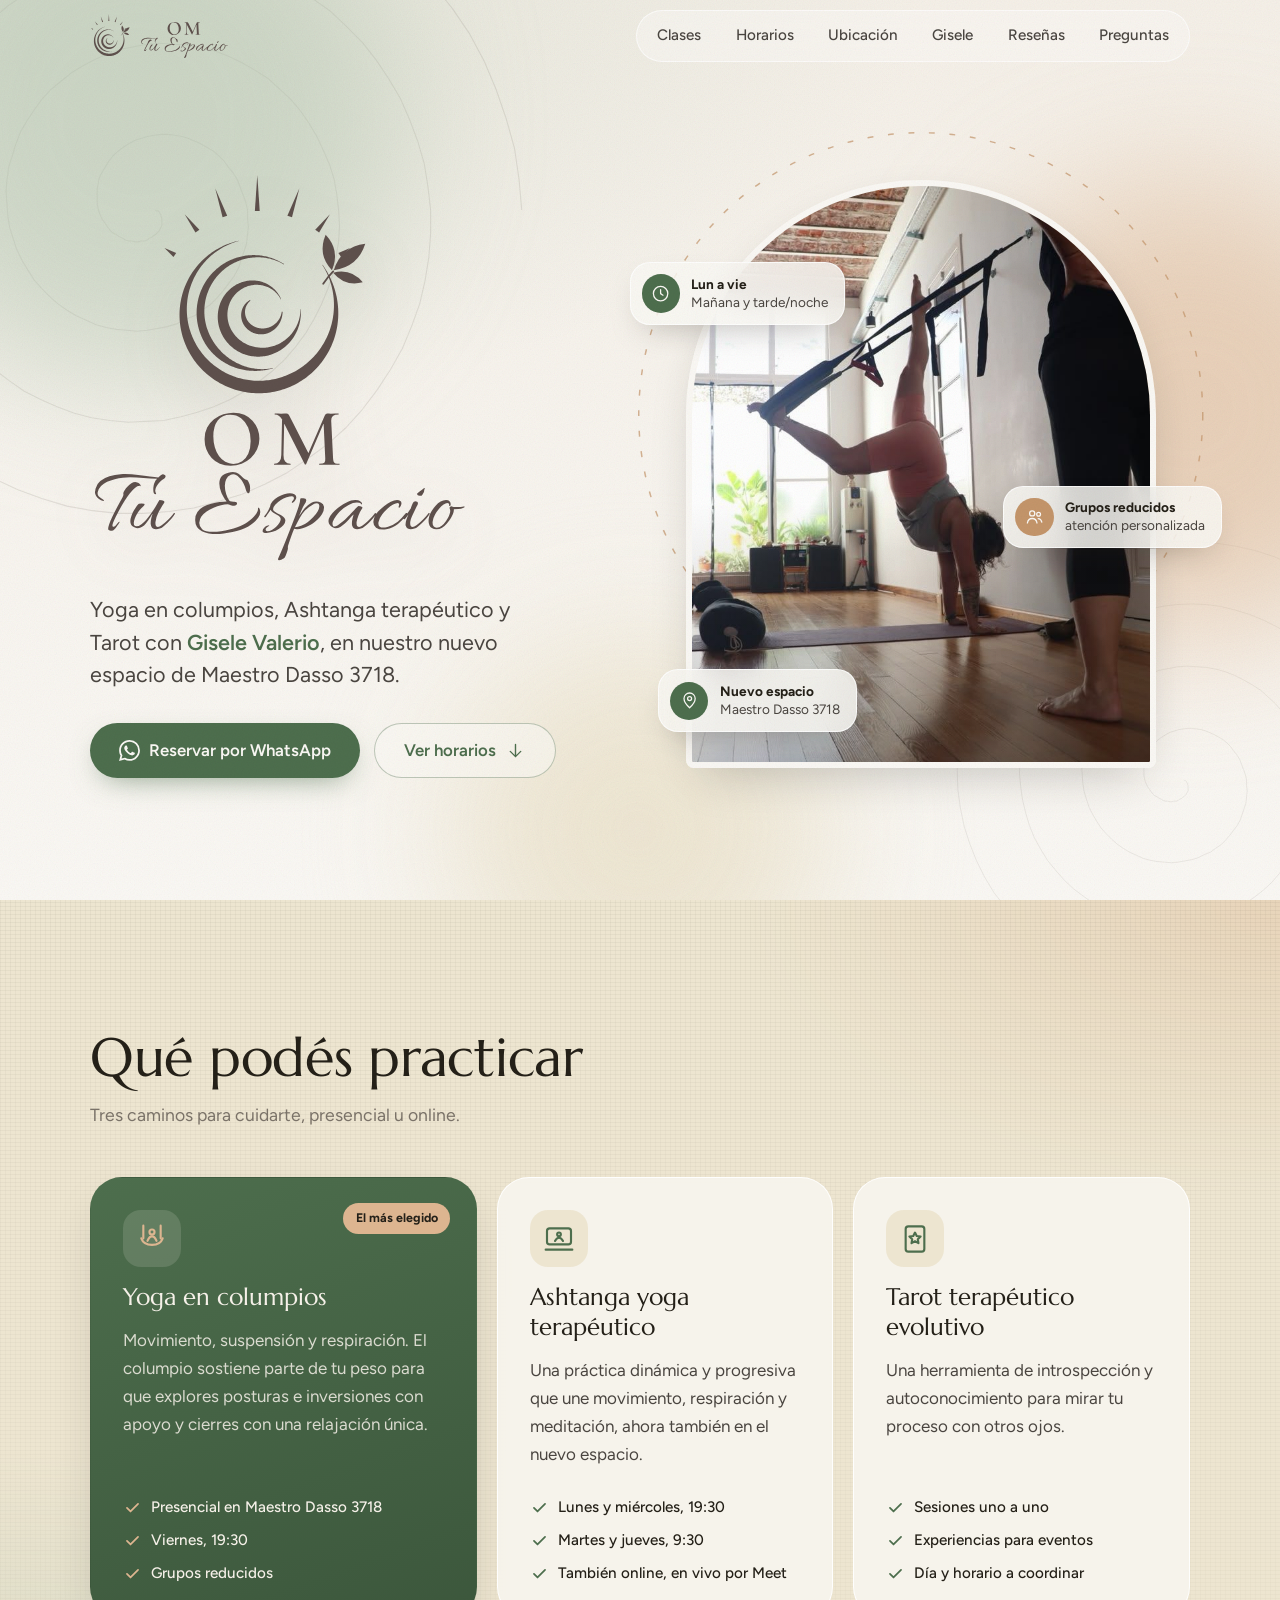
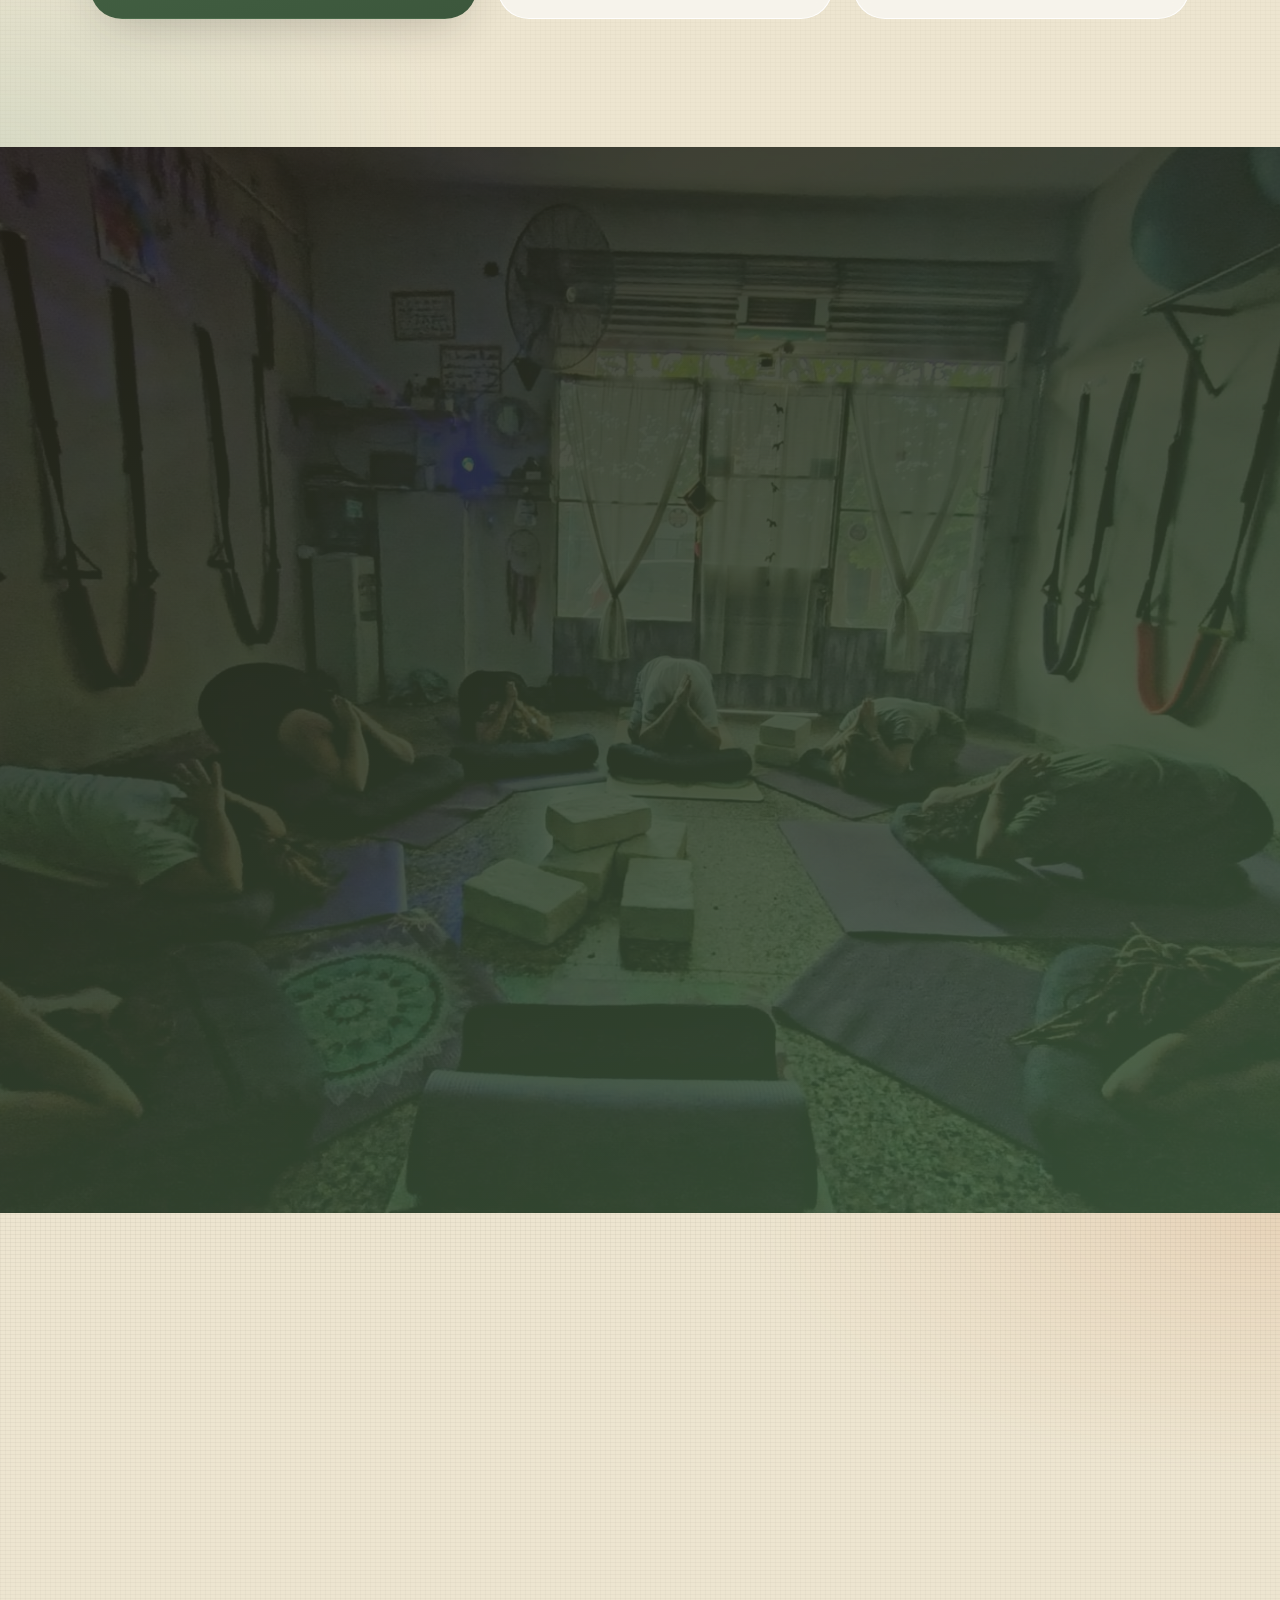
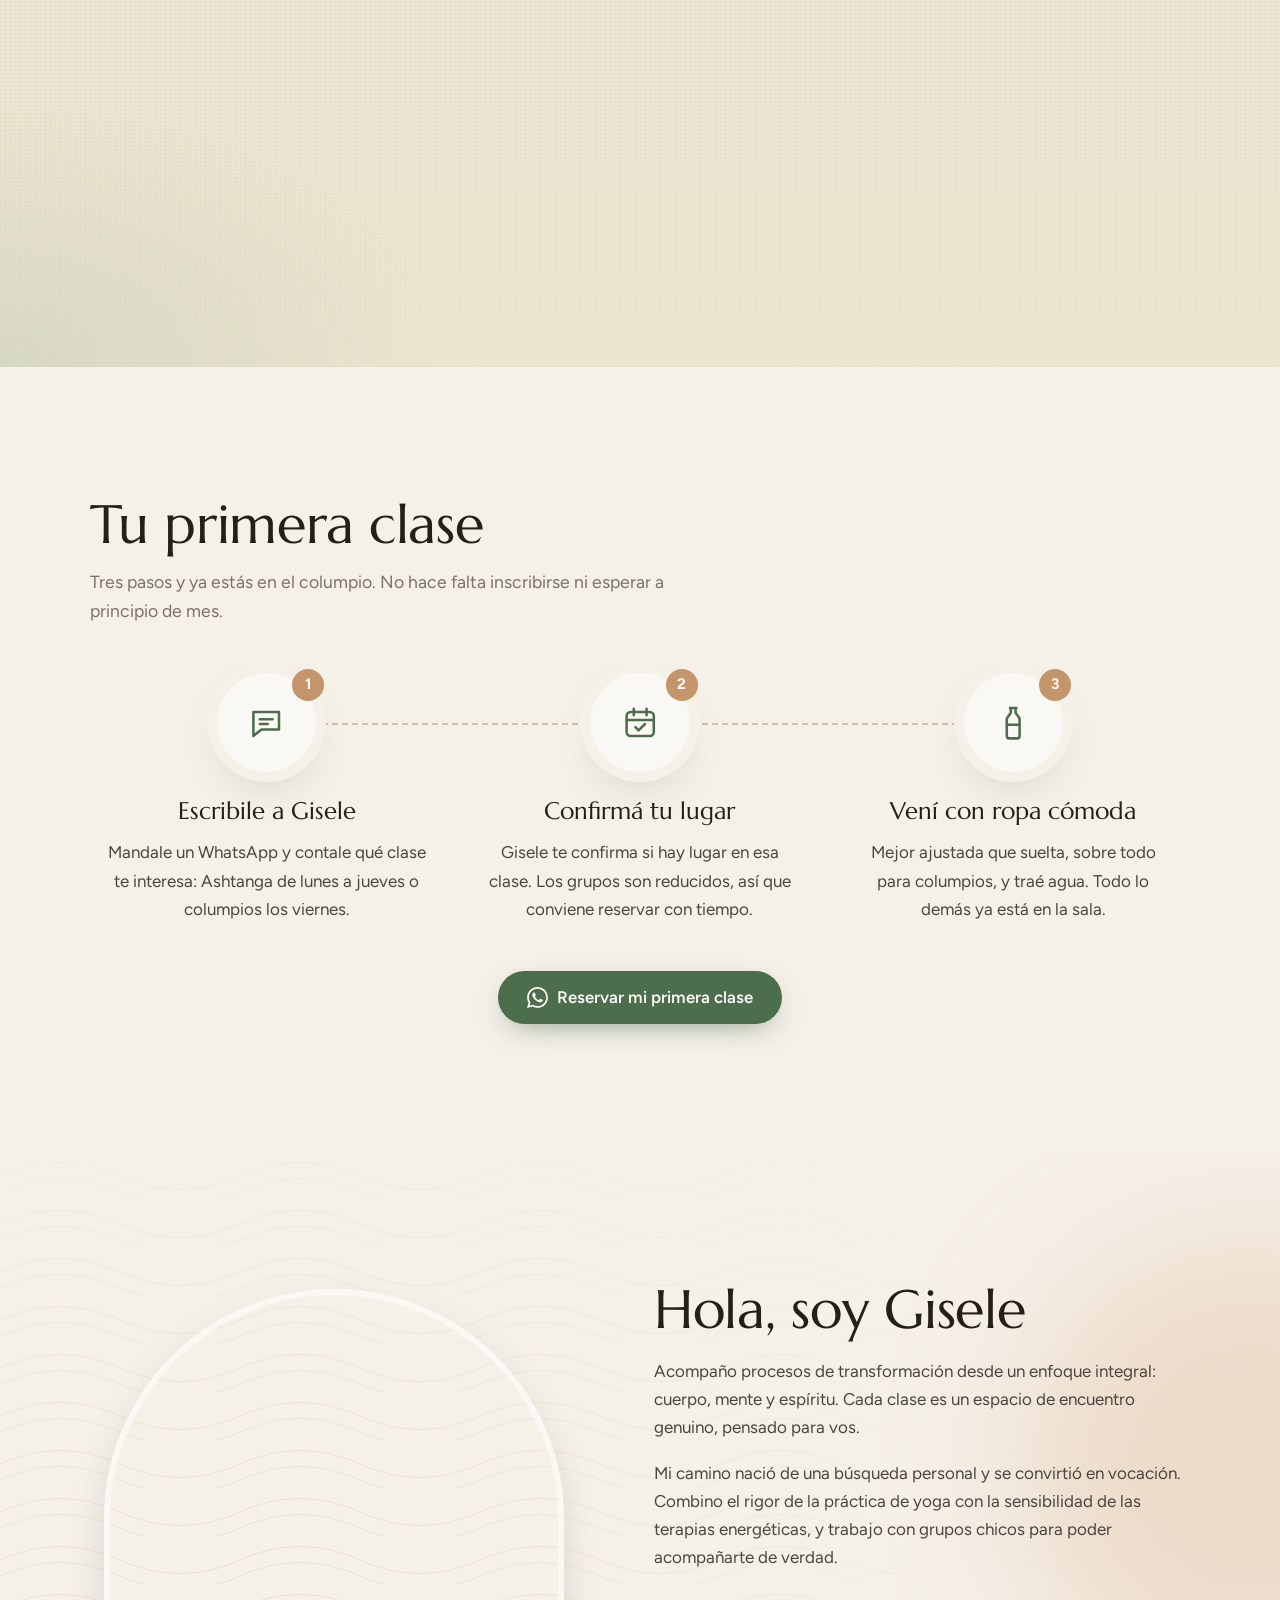
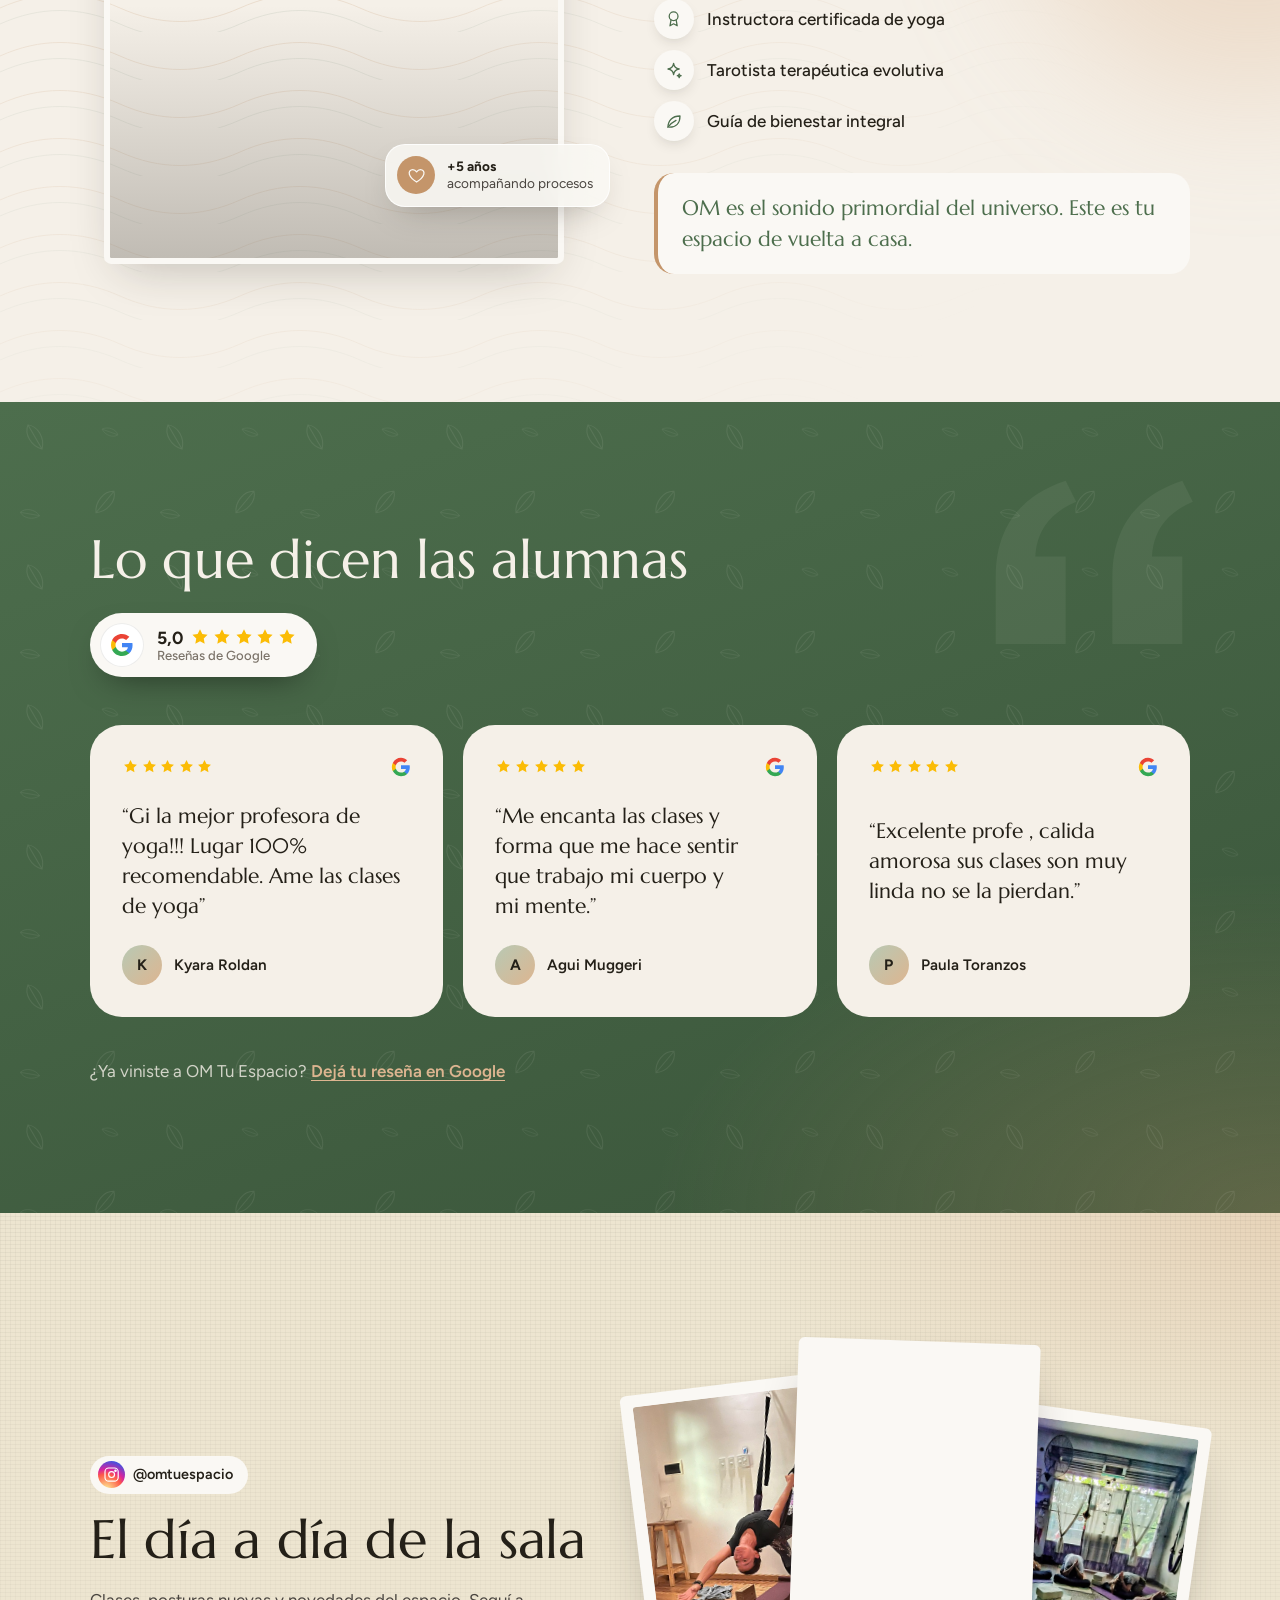
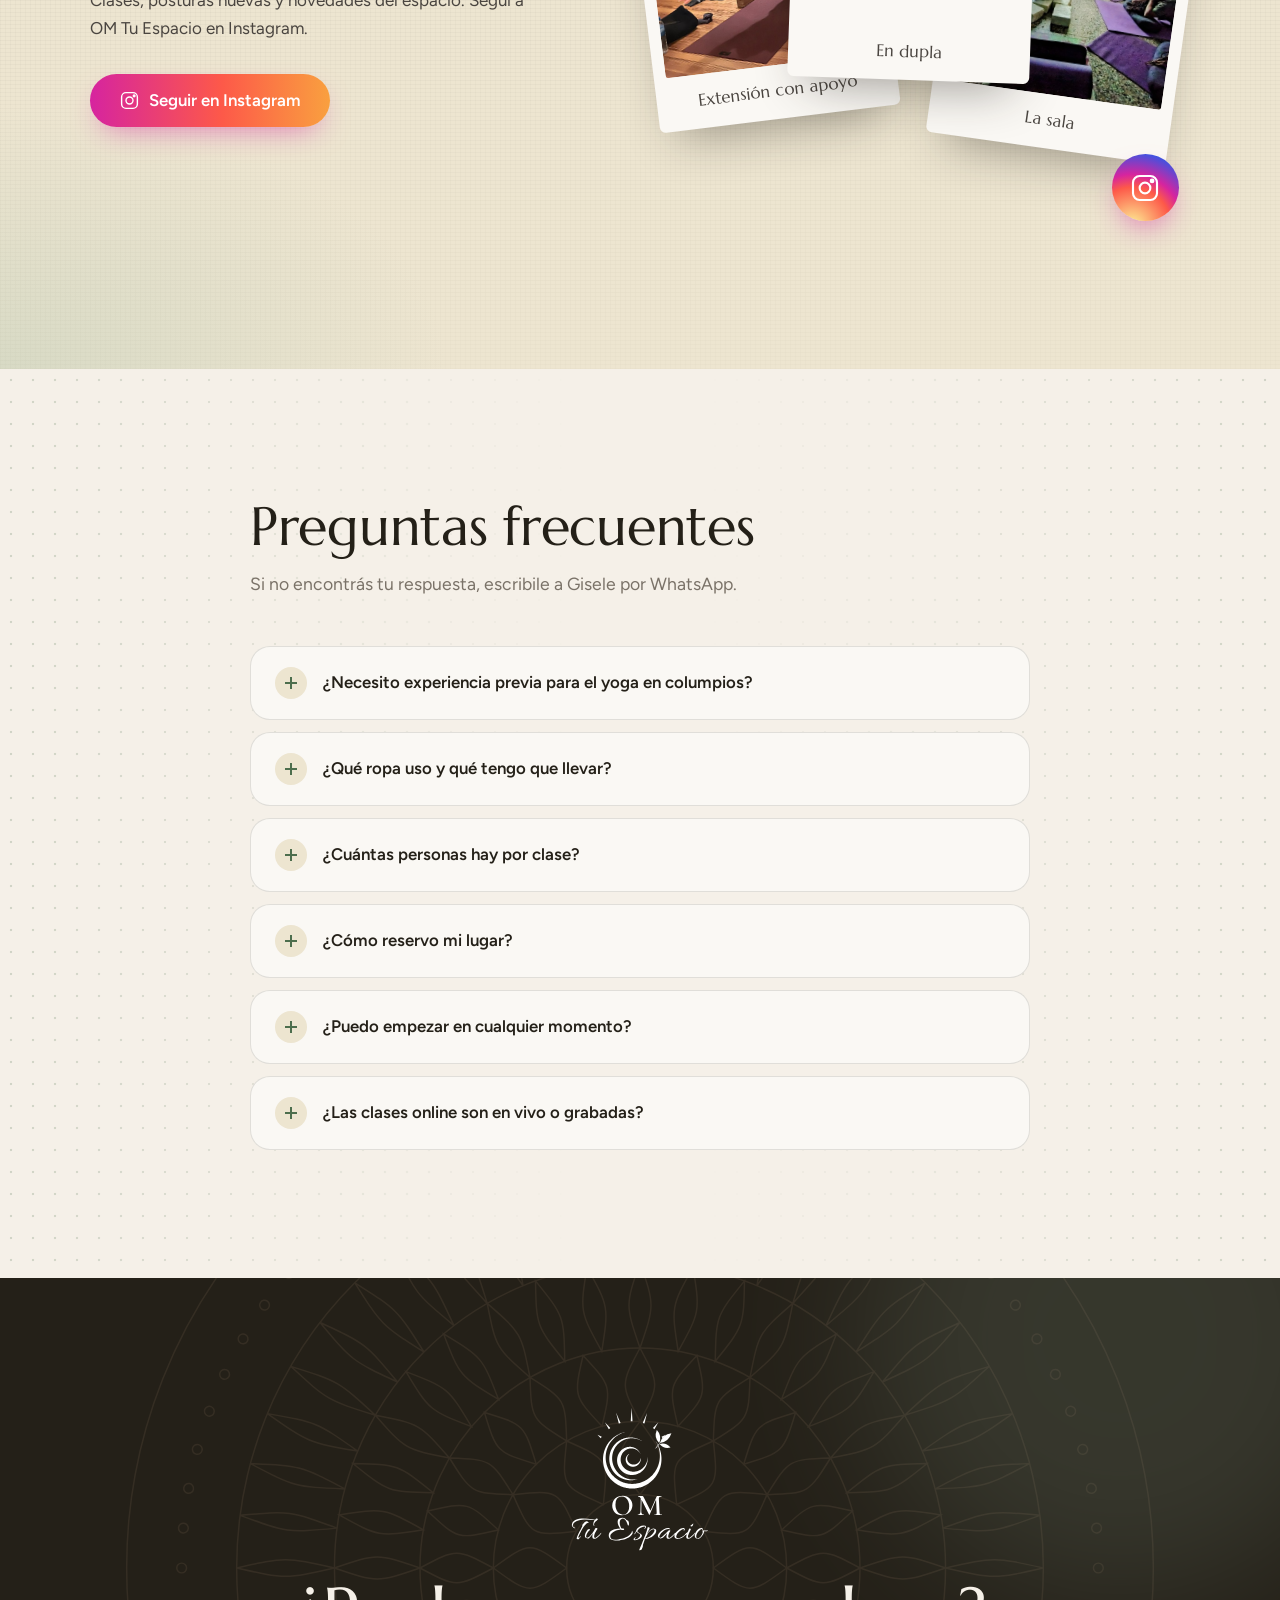
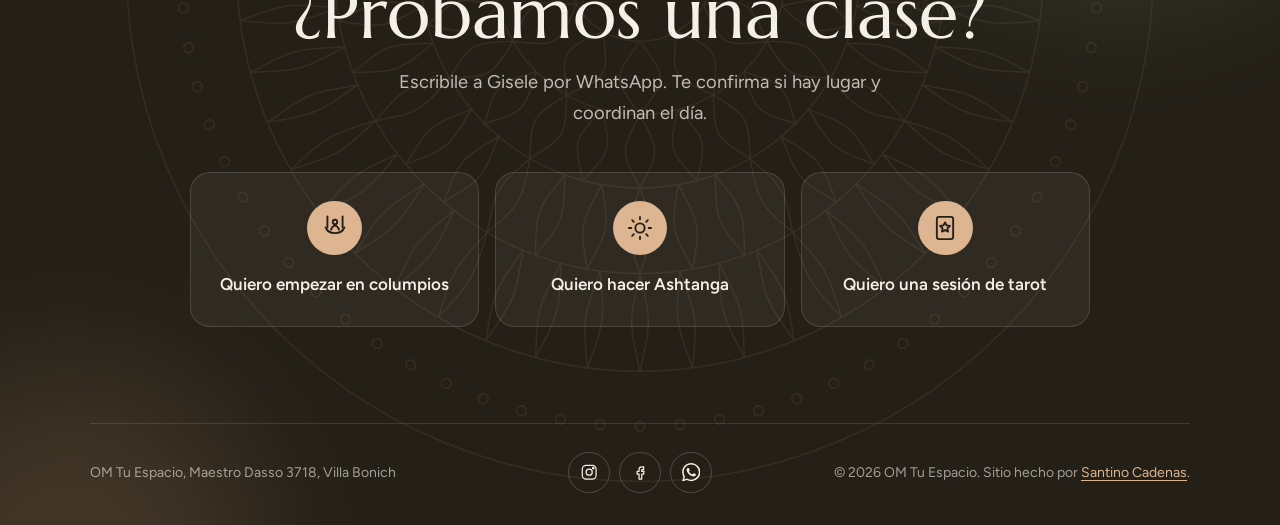
<file: index.html>
<!DOCTYPE html>
<html lang="es">
<head>
<meta charset="UTF-8">
<meta name="viewport" content="width=device-width, initial-scale=1.0, viewport-fit=cover">
<title>OM Tu Espacio | Yoga en columpios con Gisele Valerio · Maestro Dasso 3718</title>

<!-- SEO Meta Tags -->
<meta name="description" content="Yoga en columpios con Gisele Valerio en el nuevo espacio de Maestro Dasso 3718, Villa Bonich (San Martín). Ashtanga yoga terapéutico de lunes a jueves y Yoga en columpios los viernes, en grupos reducidos. También Tarot terapéutico.">
<meta name="keywords" content="yoga, yoga en columpios buenos aires, yoga aereo buenos aires, yoga villa bonich, yoga san martin, maestro dasso 3718, ashtanga yoga, tarot terapeutico, yoga online argentina, Gisele Valerio">
<meta name="author" content="Gisele Valerio — OM Tu Espacio">
<meta name="theme-color" content="#f5f0e8">
<link rel="canonical" href="https://omtuespacio.com/">

<!-- Open Graph / Social Sharing -->
<meta property="og:type" content="website">
<meta property="og:url" content="https://omtuespacio.com/">
<meta property="og:title" content="OM Tu Espacio | Yoga en columpios con Gisele Valerio">
<meta property="og:description" content="Ashtanga yoga terapéutico de lunes a jueves y Yoga en columpios los viernes, en Maestro Dasso 3718. También Tarot terapéutico.">
<meta property="og:image" content="https://omtuespacio.com/gisele.jpg">
<meta property="og:locale" content="es_AR">
<meta property="og:site_name" content="OM Tu Espacio">

<!-- WhatsApp / Twitter Card -->
<meta name="twitter:card" content="summary_large_image">
<meta name="twitter:title" content="OM Tu Espacio | Yoga en columpios">
<meta name="twitter:description" content="Yoga en columpios, Ashtanga y Tarot terapéutico con Gisele Valerio. Maestro Dasso 3718, Villa Bonich.">
<meta name="twitter:image" content="https://omtuespacio.com/gisele.jpg">

<link rel="preconnect" href="https://fonts.googleapis.com">
<link rel="preconnect" href="https://fonts.gstatic.com" crossorigin>
<link href="https://fonts.googleapis.com/css2?family=Marcellus&family=Figtree:ital,wght@0,400;0,500;0,600;0,700;1,400&display=swap" rel="stylesheet">
<link rel="stylesheet" href="styles.css">
<script>document.documentElement.classList.add('js');</script>
<link rel="icon" type="image/svg+xml" href="logos/favicon.svg">
<link rel="icon" type="image/png" href="logos/favicon-32.png" sizes="32x32">
<link rel="apple-touch-icon" href="logos/apple-touch-icon.png">

<!-- Datos estructurados (Google) -->
<script type="application/ld+json">
{
  "@context": "https://schema.org",
  "@type": "ExerciseGym",
  "name": "OM Tu Espacio",
  "description": "Yoga en Columpios, Ashtanga Yoga Terapéutico y Tarot Terapéutico con Gisele Valerio.",
  "url": "https://omtuespacio.com/",
  "image": "https://omtuespacio.com/gisele.jpg",
  "logo": "https://omtuespacio.com/logos/om-circulo-512.png",
  "telephone": "+5491138262856",
  "address": {
    "@type": "PostalAddress",
    "streetAddress": "Maestro Dasso 3718",
    "addressLocality": "Villa Bonich",
    "addressRegion": "Provincia de Buenos Aires",
    "addressCountry": "AR"
  },
  "openingHoursSpecification": [
    { "@type": "OpeningHoursSpecification", "dayOfWeek": ["Tuesday", "Thursday"], "opens": "09:30" },
    { "@type": "OpeningHoursSpecification", "dayOfWeek": ["Monday", "Wednesday", "Friday"], "opens": "19:30" }
  ],
"opens": "19:30", "closes": "21:00" }
  ],
  "founder": { "@type": "Person", "name": "Gisele Valerio" },
  "sameAs": [
    "https://www.instagram.com/omtuespacio/",
    "https://www.facebook.com/GISELEVALERIO86/"
  ]
}
</script>
</head>
<body>

<a href="#clases" class="skip-link">Saltar al contenido</a>

<!-- ÍCONOS SVG -->
<svg width="0" height="0" style="position:absolute" aria-hidden="true">
  <defs>
    <symbol id="i-wa" viewBox="0 0 24 24"><path fill="currentColor" stroke="none" d="M17.472 14.382c-.297-.149-1.758-.867-2.03-.967-.273-.099-.471-.148-.67.15-.197.297-.767.966-.94 1.164-.173.199-.347.223-.644.075-.297-.15-1.255-.463-2.39-1.475-.883-.788-1.48-1.761-1.653-2.059-.173-.297-.018-.458.13-.606.134-.133.298-.347.446-.52.149-.174.198-.298.298-.497.099-.198.05-.371-.025-.52-.075-.149-.669-1.612-.916-2.207-.242-.579-.487-.5-.669-.51-.173-.008-.371-.01-.57-.01-.198 0-.52.074-.792.372-.272.297-1.04 1.016-1.04 2.479 0 1.462 1.065 2.875 1.213 3.074.149.198 2.096 3.2 5.077 4.487.709.306 1.262.489 1.694.625.712.227 1.36.195 1.871.118.571-.085 1.758-.719 2.006-1.413.248-.694.248-1.289.173-1.413-.074-.124-.272-.198-.57-.347m-5.421 7.403h-.004a9.87 9.87 0 01-5.031-1.378l-.361-.214-3.741.982.998-3.648-.235-.374a9.86 9.86 0 01-1.51-5.26c.001-5.45 4.436-9.884 9.888-9.884 2.64 0 5.122 1.03 6.988 2.898a9.825 9.825 0 012.893 6.994c-.003 5.45-4.437 9.884-9.885 9.884m8.413-18.297A11.815 11.815 0 0012.05 0C5.495 0 .16 5.335.157 11.892c0 2.096.547 4.142 1.588 5.945L.057 24l6.305-1.654a11.882 11.882 0 005.683 1.448h.005c6.554 0 11.89-5.335 11.893-11.893a11.821 11.821 0 00-3.48-8.413z"/></symbol>
    <symbol id="i-columpio" viewBox="0 0 24 24"><path d="M5.5 2v9.5M18.5 2v9.5"/><path d="M4 11.5c2.2 6.5 13.8 6.5 16 0"/><circle cx="12" cy="6.8" r="1.9"/><path d="M8.6 13.4c.9-2.3 2.1-3.4 3.4-3.4s2.5 1.1 3.4 3.4"/></symbol>
    <symbol id="i-online" viewBox="0 0 24 24"><rect x="3" y="4" width="18" height="12" rx="2"/><path d="M2 20h20"/><circle cx="12" cy="8.5" r="1.4"/><path d="M9 13.5c.8-1.6 1.8-2.4 3-2.4s2.2.8 3 2.4"/></symbol>
    <symbol id="i-tarot" viewBox="0 0 24 24"><rect x="5" y="2.5" width="14" height="19" rx="2"/><path d="M12 7.2l1.3 2.6 2.9.4-2.1 2 .5 2.9-2.6-1.4-2.6 1.4.5-2.9-2.1-2 2.9-.4z"/></symbol>
    <symbol id="i-clock" viewBox="0 0 24 24"><circle cx="12" cy="12" r="9"/><path d="M12 7v5l3 2"/></symbol>
    <symbol id="i-users" viewBox="0 0 24 24"><circle cx="9" cy="8" r="3.2"/><path d="M3 20c.6-3.6 3-5.6 6-5.6s5.4 2 6 5.6"/><circle cx="17" cy="9" r="2.4"/><path d="M16.5 14.5c2.4.2 4 1.9 4.5 4.5"/></symbol>
    <symbol id="i-pin" viewBox="0 0 24 24"><path d="M12 21s-7-6.2-7-11.5A7 7 0 0 1 19 9.5C19 14.8 12 21 12 21z"/><circle cx="12" cy="9.5" r="2.5"/></symbol>
    <symbol id="i-leaf" viewBox="0 0 24 24"><path d="M5 19c0-8 5-14 15-14 0 9-5 14-13 14"/><path d="M5 19c3-4 6-6.5 10-8.5"/></symbol>
    <symbol id="i-check" viewBox="0 0 24 24"><path d="M5 12.5l4.5 4.5L19 7.5"/></symbol>
    <symbol id="i-star" viewBox="0 0 24 24"><path fill="currentColor" stroke="none" d="M12 2.8l2.8 5.7 6.3.9-4.6 4.4 1.1 6.2L12 17l-5.6 3 1.1-6.2L2.9 9.4l6.3-.9z"/></symbol>
    <symbol id="i-heart" viewBox="0 0 24 24"><path d="M12 20s-7.5-4.6-9-9.5C2 7 4.3 4.5 7.2 4.5c2 0 3.6 1.1 4.8 2.9 1.2-1.8 2.800-2.9 4.8-2.9 2.9 0 5.2 2.5 4.2 6C19.5 15.4 12 20 12 20z"/></symbol>
    <symbol id="i-sparkle" viewBox="0 0 24 24"><path d="M12 3c.6 4.4 2.6 6.4 7 7-4.4.6-6.4 2.6-7 7-.6-4.4-2.6-6.4-7-7 4.4-.6 6.4-2.6 7-7z"/><path d="M19 16c.2 1.5.9 2.2 2.4 2.4-1.5.2-2.2.9-2.4 2.4-.2-1.5-.9-2.2-2.4-2.4 1.5-.2 2.2-.9 2.4-2.4z"/></symbol>
    <symbol id="i-cert" viewBox="0 0 24 24"><circle cx="12" cy="9" r="5.5"/><path d="M8.8 13.5 7.5 21l4.5-2.5 4.5 2.5-1.3-7.5"/></symbol>
    <symbol id="i-arrow-down" viewBox="0 0 24 24"><path d="M12 5v14M6 13l6 6 6-6"/></symbol>
    <symbol id="i-ig" viewBox="0 0 24 24"><rect x="3" y="3" width="18" height="18" rx="5"/><circle cx="12" cy="12" r="4"/><circle cx="17.3" cy="6.7" r="1" fill="currentColor"/></symbol>
    <symbol id="i-fb" viewBox="0 0 24 24"><path d="M14 8.5h2.5V5H14c-2.2 0-3.5 1.4-3.5 3.6V11H8v3.4h2.5V21H14v-6.6h2.4l.6-3.4h-3V9.2c0-.4.3-.7 1-.7z"/></symbol>
    <symbol id="i-google" viewBox="0 0 24 24"><path d="M22.56 12.25c0-.78-.07-1.53-.2-2.25H12v4.26h5.92c-.26 1.37-1.04 2.53-2.21 3.31v2.77h3.57c2.08-1.92 3.28-4.74 3.28-8.09z" fill="#4285F4"/><path d="M12 23c2.97 0 5.46-.98 7.28-2.66l-3.57-2.77c-.98.66-2.23 1.06-3.71 1.06-2.86 0-5.29-1.93-6.16-4.53H2.18v2.84C3.99 20.53 7.7 23 12 23z" fill="#34A853"/><path d="M5.84 14.09c-.22-.66-.35-1.36-.35-2.09s.13-1.43.35-2.09V7.07H2.18C1.43 8.55 1 10.22 1 12s.43 3.45 1.18 4.93l3.66-2.84z" fill="#FBBC05"/><path d="M12 5.38c1.62 0 3.06.56 4.21 1.64l3.15-3.15C17.45 2.09 14.97 1 12 1 7.7 1 3.99 3.47 2.18 7.07l3.66 2.84c.87-2.6 3.3-4.53 6.16-4.53z" fill="#EA4335"/></symbol>
    <symbol id="i-chat" viewBox="0 0 24 24"><path d="M4 5h16v11H9l-5 4z"/><path d="M8 9.5h8M8 12.5h5"/></symbol>
    <symbol id="i-calendar" viewBox="0 0 24 24"><rect x="3.5" y="5" width="17" height="15" rx="2.5"/><path d="M3.5 10h17M8 3v4M16 3v4"/><path d="M9 14.5l2 2 4-4"/></symbol>
    <symbol id="i-bottle" viewBox="0 0 24 24"><path d="M10 2.5h4M10.5 2.5v3L8 9v11a1.5 1.5 0 0 0 1.5 1.5h5A1.5 1.5 0 0 0 16 20V9l-2.5-3.5v-3"/><path d="M8 13h8"/></symbol>
    <symbol id="i-route" viewBox="0 0 24 24"><circle cx="6" cy="19" r="2.2"/><circle cx="18" cy="5" r="2.2"/><path d="M8.2 19H15a3.5 3.5 0 0 0 0-7H9a3.5 3.5 0 0 1 0-7h6.8"/></symbol>
    <symbol id="i-sun" viewBox="0 0 24 24"><circle cx="12" cy="12" r="4"/><path d="M12 2.5v2M12 19.5v2M2.5 12h2M19.5 12h2M5.3 5.3l1.4 1.4M17.3 17.3l1.4 1.4M5.3 18.7l1.4-1.4M17.3 6.7l1.4-1.4"/></symbol>
    <symbol id="i-moon" viewBox="0 0 24 24"><path d="M20 14.5A8 8 0 0 1 9.5 4a8 8 0 1 0 10.5 10.5z"/></symbol>
    <symbol id="i-close" viewBox="0 0 24 24"><path d="M6 6l12 12M18 6 6 18"/></symbol>
    <symbol id="i-quote" viewBox="0 0 48 48"><path fill="currentColor" stroke="none" d="M8 36V24.5C8 16 12.2 10.6 20 8l1.8 3.6C17 13.6 15 17 14.8 21H20v15H8zm20 0V24.5C28 16 32.2 10.6 40 8l1.8 3.6C37 13.6 35 17 34.8 21H40v15H28z"/></symbol>
  </defs>
</svg>

<!-- NAV -->
<header class="nav" id="nav">
  <div class="wrap nav-inner">
    <a href="#" class="nav-logo" aria-label="OM Tu Espacio, ir al inicio">
      <img src="logos/om-horizontal.svg" alt="" width="1046" height="345">
    </a>
    <nav aria-label="Secciones">
      <ul class="nav-links">
        <li><a href="#clases">Clases</a></li>
        <li><a href="#horarios">Horarios</a></li>
        <li><a href="#ubicacion">Ubicación</a></li>
        <li><a href="#gisele">Gisele</a></li>
        <li><a href="#resenas">Reseñas</a></li>
        <li><a href="#preguntas">Preguntas</a></li>
      </ul>
    </nav>
    <button class="burger" id="burger" aria-label="Abrir menú" aria-expanded="false" aria-controls="mobileMenu">
      <span></span><span></span><span></span>
    </button>
  </div>
</header>

<!-- MENÚ MOBILE -->
<dialog class="mmenu" id="mobileMenu" aria-label="Menú">
  <div class="blobs" aria-hidden="true"><span class="blob b1"></span><span class="blob b2"></span></div>
  <div class="wrap mmenu-top">
    <img src="logos/om-horizontal.svg" alt="" width="1046" height="345">
    <button class="burger burger-close active" id="menuClose" aria-label="Cerrar menú" autofocus>
      <span></span><span></span><span></span>
    </button>
  </div>
  <nav class="mmenu-inner" aria-label="Secciones">
    <img src="logos/om-principal.svg" alt="" width="611" height="635" class="mmenu-logo">
    <ul class="mmenu-links">
      <li style="--i:0"><a href="#clases"><svg class="ico ico-stroke"><use href="#i-columpio"/></svg>Clases</a></li>
      <li style="--i:1"><a href="#horarios"><svg class="ico ico-stroke"><use href="#i-clock"/></svg>Horarios</a></li>
      <li style="--i:2"><a href="#ubicacion"><svg class="ico ico-stroke"><use href="#i-pin"/></svg>Ubicación</a></li>
      <li style="--i:3"><a href="#primera-clase"><svg class="ico ico-stroke"><use href="#i-leaf"/></svg>Tu primera clase</a></li>
      <li style="--i:4"><a href="#gisele"><svg class="ico ico-stroke"><use href="#i-heart"/></svg>Gisele</a></li>
      <li style="--i:5"><a href="#resenas"><svg class="ico ico-stroke"><use href="#i-sparkle"/></svg>Reseñas</a></li>
      <li style="--i:6"><a href="#preguntas"><svg class="ico ico-stroke"><use href="#i-chat"/></svg>Preguntas</a></li>
    </ul>
    <a href="https://wa.me/5491138262856?text=Hola%20Gisele!%20Quiero%20reservar%20un%20turno." target="_blank" rel="noopener" class="btn btn-main btn-lg mmenu-cta">
      <svg class="ico" aria-hidden="true"><use href="#i-wa"/></svg>
      Reservar por WhatsApp
    </a>
    <div class="mmenu-social">
      <a href="https://www.instagram.com/omtuespacio/" target="_blank" rel="noopener"><svg class="ico ico-stroke"><use href="#i-ig"/></svg>@omtuespacio</a>
    </div>
  </nav>
</dialog>

<main>

<!-- HERO -->
<section class="hero">
  <div class="blobs" aria-hidden="true">
    <span class="blob b1"></span><span class="blob b2"></span><span class="blob b3"></span>
  </div>
  <div class="wrap hero-grid">
    <div class="hero-copy">
      <h1 class="hero-logo">
        <img src="logos/om-principal.svg" alt="OM Tu Espacio" width="611" height="635" fetchpriority="high">
      </h1>
      <p class="hero-lede">
        Yoga en columpios, Ashtanga terapéutico y Tarot con
        <strong>Gisele Valerio</strong>, en nuestro nuevo espacio de Maestro Dasso 3718.
      </p>
      <div class="hero-actions">
        <a href="https://wa.me/5491138262856?text=Hola%20Gisele!%20Quiero%20reservar%20un%20turno." target="_blank" rel="noopener" class="btn btn-main btn-lg">
          <svg class="ico" aria-hidden="true"><use href="#i-wa"/></svg>
          Reservar por WhatsApp
        </a>
        <a href="#horarios" class="btn btn-ghost btn-lg">
          Ver horarios
          <svg class="ico ico-stroke" aria-hidden="true"><use href="#i-arrow-down"/></svg>
        </a>
      </div>
    </div>

    <div class="hero-visual">
      <svg class="orbit" viewBox="0 0 200 200" aria-hidden="true"><circle cx="100" cy="100" r="96"/></svg>
      <div class="arch">
        <img src="fotos/columpio-inversion.jpg" alt="Alumna haciendo una inversión con el columpio mientras Gisele la acompaña" width="718" height="1280" fetchpriority="high">
      </div>
      <div class="chip chip-a">
        <span class="chip-ico"><svg class="ico ico-stroke"><use href="#i-clock"/></svg></span>
        <span><strong>Lun a vie</strong><br>Mañana y tarde/noche</span>
      </div>
      <div class="chip chip-b">
        <span class="chip-ico"><svg class="ico ico-stroke"><use href="#i-users"/></svg></span>
        <span><strong>Grupos reducidos</strong><br>atención personalizada</span>
      </div>
      <div class="chip chip-c">
        <span class="chip-ico"><svg class="ico ico-stroke"><use href="#i-pin"/></svg></span>
        <span><strong>Nuevo espacio</strong><br>Maestro Dasso 3718</span>
      </div>
    </div>
  </div>
</section>

<!-- CLASES -->
<section class="block block-sand" id="clases">
  <div class="wrap">
    <header class="block-head reveal">
      <h2 class="h2">Qué podés practicar</h2>
      <p>Tres caminos para cuidarte, presencial u online.</p>
    </header>

    <div class="cards">
      <article class="card card-feature reveal" style="--d:0">
        <span class="card-ico"><svg class="ico ico-stroke"><use href="#i-columpio"/></svg></span>
        <span class="tag">El más elegido</span>
        <h3 class="h3">Yoga en columpios</h3>
        <p>Movimiento, suspensión y respiración. El columpio sostiene parte de tu peso para que explores posturas e inversiones con apoyo y cierres con una relajación única.</p>
        <ul class="ticks">
          <li><svg class="ico ico-stroke"><use href="#i-check"/></svg>Presencial en Maestro Dasso 3718</li>
          <li><svg class="ico ico-stroke"><use href="#i-check"/></svg>Viernes, 19:30</li>
          <li><svg class="ico ico-stroke"><use href="#i-check"/></svg>Grupos reducidos</li>
        </ul>
      </article>

      <article class="card reveal" style="--d:1">
        <span class="card-ico"><svg class="ico ico-stroke"><use href="#i-online"/></svg></span>
        <h3 class="h3">Ashtanga yoga terapéutico</h3>
        <p>Una práctica dinámica y progresiva que une movimiento, respiración y meditación, ahora también en el nuevo espacio.</p>
        <ul class="ticks">
          <li><svg class="ico ico-stroke"><use href="#i-check"/></svg>Lunes y miércoles, 19:30</li>
          <li><svg class="ico ico-stroke"><use href="#i-check"/></svg>Martes y jueves, 9:30</li>
          <li><svg class="ico ico-stroke"><use href="#i-check"/></svg>También online, en vivo por Meet</li>
        </ul>
      </article>

      <article class="card reveal" style="--d:2">
        <span class="card-ico"><svg class="ico ico-stroke"><use href="#i-tarot"/></svg></span>
        <h3 class="h3">Tarot terapéutico evolutivo</h3>
        <p>Una herramienta de introspección y autoconocimiento para mirar tu proceso con otros ojos.</p>
        <ul class="ticks">
          <li><svg class="ico ico-stroke"><use href="#i-check"/></svg>Sesiones uno a uno</li>
          <li><svg class="ico ico-stroke"><use href="#i-check"/></svg>Experiencias para eventos</li>
          <li><svg class="ico ico-stroke"><use href="#i-check"/></svg>Día y horario a coordinar</li>
        </ul>
      </article>
    </div>
  </div>
</section>

<!-- HORARIOS -->
<section class="block block-photo" id="horarios">
  <div class="wrap">
    <header class="block-head reveal">
      <h2 class="h2">Horarios</h2>
      <p>Clases presenciales en Maestro Dasso 3718, de lunes a viernes, y los jueves a las 19:30 también en Saavedra. Todas son con reserva previa y los cupos son limitados.</p>
    </header>

    <div class="sched">
      <a class="slot reveal" style="--d:0" href="https://wa.me/5491138262856?text=Hola%20Gisele!%20Quiero%20reservar%20Ashtanga%20del%20lunes%20a%20las%2019%3A30." target="_blank" rel="noopener">
        <span class="slot-day">Lunes</span>
        <span class="slot-time">19:30</span>
        <span class="slot-name">Ashtanga yoga terapéutico</span>
        <span class="slot-turn"><svg class="ico ico-stroke" aria-hidden="true"><use href="#i-moon"/></svg>Tarde/Noche</span>
        <span class="slot-cta"><svg class="ico" aria-hidden="true"><use href="#i-wa"/></svg>Reservar</span>
      </a>
      <a class="slot reveal" style="--d:1" href="https://wa.me/5491138262856?text=Hola%20Gisele!%20Quiero%20reservar%20Ashtanga%20del%20martes%20a%20las%209%3A30." target="_blank" rel="noopener">
        <span class="slot-day">Martes</span>
        <span class="slot-time">9:30</span>
        <span class="slot-name">Ashtanga yoga terapéutico</span>
        <span class="slot-turn"><svg class="ico ico-stroke" aria-hidden="true"><use href="#i-sun"/></svg>Mañana</span>
        <span class="slot-cta"><svg class="ico" aria-hidden="true"><use href="#i-wa"/></svg>Reservar</span>
      </a>
      <a class="slot reveal" style="--d:2" href="https://wa.me/5491138262856?text=Hola%20Gisele!%20Quiero%20reservar%20Ashtanga%20del%20mi%C3%A9rcoles%20a%20las%2019%3A30." target="_blank" rel="noopener">
        <span class="slot-day">Miércoles</span>
        <span class="slot-time">19:30</span>
        <span class="slot-name">Ashtanga yoga terapéutico</span>
        <span class="slot-turn"><svg class="ico ico-stroke" aria-hidden="true"><use href="#i-moon"/></svg>Tarde/Noche</span>
        <span class="slot-cta"><svg class="ico" aria-hidden="true"><use href="#i-wa"/></svg>Reservar</span>
      </a>
      <a class="slot reveal" style="--d:3" href="https://wa.me/5491138262856?text=Hola%20Gisele!%20Quiero%20reservar%20Ashtanga%20del%20jueves%20a%20las%209%3A30." target="_blank" rel="noopener">
        <span class="slot-day">Jueves</span>
        <span class="slot-time">9:30</span>
        <span class="slot-name">Ashtanga yoga terapéutico</span>
        <span class="slot-turn"><svg class="ico ico-stroke" aria-hidden="true"><use href="#i-sun"/></svg>Mañana</span>
        <span class="slot-cta"><svg class="ico" aria-hidden="true"><use href="#i-wa"/></svg>Reservar</span>
      </a>
      <a class="slot slot-hl reveal" style="--d:4" href="https://wa.me/5491138262856?text=Hola%20Gisele!%20Quiero%20reservar%20Yoga%20en%20Columpios%20del%20jueves%20a%20las%2019%3A30%20en%20Saavedra." target="_blank" rel="noopener">
        <span class="slot-badge"><svg class="ico ico-stroke" aria-hidden="true"><use href="#i-columpio"/></svg>Columpios</span>
        <span class="slot-day">Jueves</span>
        <span class="slot-time">19:30</span>
        <span class="slot-name">Yoga en columpios</span>
        <span class="slot-turn"><svg class="ico ico-stroke" aria-hidden="true"><use href="#i-pin"/></svg>En Saavedra</span>
        <span class="slot-cta"><svg class="ico" aria-hidden="true"><use href="#i-wa"/></svg>Reservar</span>
      </a>
      <a class="slot slot-hl reveal" style="--d:5" href="https://wa.me/5491138262856?text=Hola%20Gisele!%20Quiero%20reservar%20Yoga%20en%20Columpios%20del%20viernes%20a%20las%2019%3A30." target="_blank" rel="noopener">
        <span class="slot-badge"><svg class="ico ico-stroke" aria-hidden="true"><use href="#i-columpio"/></svg>Columpios</span>
        <span class="slot-day">Viernes</span>
        <span class="slot-time">19:30</span>
        <span class="slot-name">Yoga en columpios</span>
        <span class="slot-turn"><svg class="ico ico-stroke" aria-hidden="true"><use href="#i-moon"/></svg>Tarde/Noche</span>
        <span class="slot-cta"><svg class="ico" aria-hidden="true"><use href="#i-wa"/></svg>Reservar</span>
      </a>
    </div>

    <div class="sched-extra">
      <a class="extra reveal" href="https://wa.me/5491138262856?text=Hola%20Gisele!%20Me%20interesa%20el%20yoga%20online." target="_blank" rel="noopener">
        <span class="extra-ico"><svg class="ico ico-stroke" aria-hidden="true"><use href="#i-online"/></svg></span>
        <span><strong>Ashtanga online</strong><br>En vivo por Meet y grabado, a tu ritmo.</span>
        <span class="extra-cta">Consultar</span>
      </a>
      <a class="extra reveal" style="--d:1" href="https://wa.me/5491138262856?text=Hola%20Gisele!%20Me%20interesa%20una%20sesi%C3%B3n%20de%20Tarot." target="_blank" rel="noopener">
        <span class="extra-ico"><svg class="ico ico-stroke" aria-hidden="true"><use href="#i-tarot"/></svg></span>
        <span><strong>Tarot terapéutico</strong><br>Sesiones individuales o para eventos, a coordinar.</span>
        <span class="extra-cta">Pedir sesión</span>
      </a>
    </div>
  </div>
</section>

<!-- UBICACIÓN -->
<section class="block block-sand" id="ubicacion" aria-labelledby="ubicacion-titulo">
  <div class="wrap ubic">
    <div class="ubic-info reveal">
      <span class="ubic-badge"><svg class="ico ico-stroke" aria-hidden="true"><use href="#i-sparkle"/></svg>Nuevo espacio</span>
      <h2 class="h2" id="ubicacion-titulo">Dónde estamos</h2>
      <p class="ubic-lede">Las clases presenciales ahora son en el nuevo espacio de OM Tu Espacio.</p>

      <address class="ubic-address">
        <span class="ubic-pin" aria-hidden="true"><svg class="ico ico-stroke"><use href="#i-pin"/></svg></span>
        <span><strong>Maestro Dasso 3718</strong><br>Villa Bonich, San Martín</span>
      </address>

      <ul class="ubic-facts">
        <li><svg class="ico ico-stroke" aria-hidden="true"><use href="#i-clock"/></svg>Lunes a viernes, mañana y tarde/noche</li>
        <li><svg class="ico ico-stroke" aria-hidden="true"><use href="#i-users"/></svg>Grupos reducidos</li>
        <li><svg class="ico ico-stroke" aria-hidden="true"><use href="#i-calendar"/></svg>Con reserva previa por WhatsApp</li>
      </ul>

      <div class="ubic-actions">
        <a href="https://www.google.com/maps/dir/?api=1&amp;destination=Maestro%20Dasso%203718%2C%20Villa%20Bonich%2C%20Buenos%20Aires%2C%20Argentina" target="_blank" rel="noopener" class="btn btn-main btn-lg">
          <svg class="ico ico-stroke" aria-hidden="true"><use href="#i-route"/></svg>
          Cómo llegar
        </a>
      </div>
    </div>

    <div class="ubic-map reveal" style="--d:1">
      <div class="map-frame">
        <iframe src="https://www.google.com/maps?q=Maestro%20Dasso%203718%2C%20Villa%20Bonich%2C%20Buenos%20Aires%2C%20Argentina&amp;output=embed" title="Mapa de Google con la ubicación de OM Tu Espacio en Maestro Dasso 3718" width="640" height="520" loading="lazy" referrerpolicy="strict-origin-when-cross-origin" allowfullscreen></iframe>
      </div>
      <div class="map-card" aria-hidden="true">
        <img src="logos/favicon.svg" alt="" width="40" height="40">
        <span><strong>OM Tu Espacio</strong><br>Maestro Dasso 3718, Villa Bonich</span>
      </div>
    </div>
  </div>
</section>

<!-- PRIMERA CLASE -->
<section class="block block-cream" id="primera-clase">
  <div class="wrap">
    <header class="block-head reveal">
      <h2 class="h2">Tu primera clase</h2>
      <p>Tres pasos y ya estás en el columpio. No hace falta inscribirse ni esperar a principio de mes.</p>
    </header>
    <ol class="steps">
      <li class="step reveal" style="--d:0">
        <span class="step-num">1</span>
        <span class="step-ico"><svg class="ico ico-stroke"><use href="#i-chat"/></svg></span>
        <h3 class="h3">Escribile a Gisele</h3>
        <p>Mandale un WhatsApp y contale qué clase te interesa: Ashtanga de lunes a jueves o columpios los viernes.</p>
      </li>
      <li class="step reveal" style="--d:1">
        <span class="step-num">2</span>
        <span class="step-ico"><svg class="ico ico-stroke"><use href="#i-calendar"/></svg></span>
        <h3 class="h3">Confirmá tu lugar</h3>
        <p>Gisele te confirma si hay lugar en esa clase. Los grupos son reducidos, así que conviene reservar con tiempo.</p>
      </li>
      <li class="step reveal" style="--d:2">
        <span class="step-num">3</span>
        <span class="step-ico"><svg class="ico ico-stroke"><use href="#i-bottle"/></svg></span>
        <h3 class="h3">Vení con ropa cómoda</h3>
        <p>Mejor ajustada que suelta, sobre todo para columpios, y traé agua. Todo lo demás ya está en la sala.</p>
      </li>
    </ol>
    <div class="steps-cta reveal">
      <a href="https://wa.me/5491138262856?text=Hola%20Gisele!%20Quiero%20reservar%20mi%20primera%20clase." target="_blank" rel="noopener" class="btn btn-main btn-lg">
        <svg class="ico" aria-hidden="true"><use href="#i-wa"/></svg>
        Reservar mi primera clase
      </a>
    </div>
  </div>
</section>

<!-- GISELE -->
<section class="block block-cream" id="gisele">
  <div class="blobs blobs-soft" aria-hidden="true"><span class="blob b2"></span></div>
  <div class="wrap about">
    <div class="about-visual reveal">
      <div class="arch arch-tall">
        <img src="gisele.jpg" alt="Gisele Valerio acomodando a una alumna durante la relajación final" width="1600" height="1262" loading="lazy" decoding="async">
      </div>
      <div class="chip chip-years">
        <span class="chip-ico"><svg class="ico ico-stroke"><use href="#i-heart"/></svg></span>
        <span><strong>+5 años</strong><br>acompañando procesos</span>
      </div>
    </div>
    <div class="about-text">
      <h2 class="h2 reveal">Hola, soy Gisele</h2>
      <p class="reveal" style="--d:1">
        Acompaño procesos de transformación desde un enfoque integral: cuerpo, mente y espíritu.
        Cada clase es un espacio de encuentro genuino, pensado para vos.
      </p>
      <p class="reveal" style="--d:2">
        Mi camino nació de una búsqueda personal y se convirtió en vocación. Combino el rigor
        de la práctica de yoga con la sensibilidad de las terapias energéticas, y trabajo con
        grupos chicos para poder acompañarte de verdad.
      </p>
      <ul class="creds reveal" style="--d:3">
        <li><span class="cred-ico"><svg class="ico ico-stroke"><use href="#i-cert"/></svg></span>Instructora certificada de yoga</li>
        <li><span class="cred-ico"><svg class="ico ico-stroke"><use href="#i-sparkle"/></svg></span>Tarotista terapéutica evolutiva</li>
        <li><span class="cred-ico"><svg class="ico ico-stroke"><use href="#i-leaf"/></svg></span>Guía de bienestar integral</li>
      </ul>
      <blockquote class="about-quote reveal" style="--d:4">
        OM es el sonido primordial del universo. Este es tu espacio de vuelta a casa.
      </blockquote>
    </div>
  </div>
</section>

<!-- RESEÑAS -->
<section class="block block-sage" id="resenas">
  <svg class="big-quote" aria-hidden="true"><use href="#i-quote"/></svg>
  <div class="wrap">
    <header class="block-head reveal">
      <h2 class="h2">Lo que dicen las alumnas</h2>
      <a class="g-badge" href="https://share.google/CC6HrSikdHzsdvud8" target="_blank" rel="noopener">
        <span class="g-logo"><svg aria-hidden="true"><use href="#i-google"/></svg></span>
        <span class="g-text">
          <span class="g-score">5,0
            <span class="stars" role="img" aria-label="5 de 5 estrellas">
              <svg class="ico"><use href="#i-star"/></svg><svg class="ico"><use href="#i-star"/></svg><svg class="ico"><use href="#i-star"/></svg><svg class="ico"><use href="#i-star"/></svg><svg class="ico"><use href="#i-star"/></svg>
            </span>
          </span>
          <span class="g-label">Reseñas de Google</span>
        </span>
      </a>
    </header>
    <div class="quotes">
      <figure class="quote reveal" style="--d:0">
        <div class="quote-top">
          <span class="stars stars-sm" role="img" aria-label="5 estrellas"><svg class="ico"><use href="#i-star"/></svg><svg class="ico"><use href="#i-star"/></svg><svg class="ico"><use href="#i-star"/></svg><svg class="ico"><use href="#i-star"/></svg><svg class="ico"><use href="#i-star"/></svg></span>
          <svg class="quote-g" role="img" aria-label="Reseña de Google"><use href="#i-google"/></svg>
        </div>
        <blockquote>“Gi la mejor profesora de yoga!!! Lugar 100% recomendable. Ame las clases de yoga”</blockquote>
        <figcaption><span class="avatar" aria-hidden="true">K</span>Kyara Roldan</figcaption>
      </figure>
      <figure class="quote reveal" style="--d:1">
        <div class="quote-top">
          <span class="stars stars-sm" role="img" aria-label="5 estrellas"><svg class="ico"><use href="#i-star"/></svg><svg class="ico"><use href="#i-star"/></svg><svg class="ico"><use href="#i-star"/></svg><svg class="ico"><use href="#i-star"/></svg><svg class="ico"><use href="#i-star"/></svg></span>
          <svg class="quote-g" role="img" aria-label="Reseña de Google"><use href="#i-google"/></svg>
        </div>
        <blockquote>“Me encanta las clases y forma que me hace sentir que trabajo mi cuerpo y mi mente.”</blockquote>
        <figcaption><span class="avatar" aria-hidden="true">A</span>Agui Muggeri</figcaption>
      </figure>
      <figure class="quote reveal" style="--d:2">
        <div class="quote-top">
          <span class="stars stars-sm" role="img" aria-label="5 estrellas"><svg class="ico"><use href="#i-star"/></svg><svg class="ico"><use href="#i-star"/></svg><svg class="ico"><use href="#i-star"/></svg><svg class="ico"><use href="#i-star"/></svg><svg class="ico"><use href="#i-star"/></svg></span>
          <svg class="quote-g" role="img" aria-label="Reseña de Google"><use href="#i-google"/></svg>
        </div>
        <blockquote>“Excelente profe , calida amorosa sus clases son muy linda no se la pierdan.”</blockquote>
        <figcaption><span class="avatar" aria-hidden="true">P</span>Paula Toranzos</figcaption>
      </figure>
    </div>
    <p class="quotes-foot reveal">
      ¿Ya viniste a OM Tu Espacio?
      <a href="https://share.google/CC6HrSikdHzsdvud8" target="_blank" rel="noopener">Dejá tu reseña en Google</a>
    </p>
  </div>
</section>

<!-- INSTAGRAM -->
<section class="block block-sand insta" id="instagram">
  <div class="wrap insta-grid">
    <div class="insta-copy reveal">
      <span class="insta-handle"><svg class="ico ico-stroke"><use href="#i-ig"/></svg>@omtuespacio</span>
      <h2 class="h2">El día a día de la sala</h2>
      <p>Clases, posturas nuevas y novedades del espacio. Seguí a OM Tu Espacio en Instagram.</p>
      <a href="https://www.instagram.com/omtuespacio/" target="_blank" rel="noopener" class="btn btn-insta btn-lg">
        <svg class="ico ico-stroke" aria-hidden="true"><use href="#i-ig"/></svg>
        Seguir en Instagram
      </a>
    </div>
    <a class="polaroids reveal" href="https://www.instagram.com/omtuespacio/" target="_blank" rel="noopener" aria-label="Ver fotos en Instagram">
      <figure class="polaroid p1">
        <img src="fotos/columpio-extension.jpg" alt="" width="960" height="1280" loading="lazy" decoding="async">
        <figcaption>Extensión con apoyo</figcaption>
      </figure>
      <figure class="polaroid p2">
        <img src="fotos/columpio-dupla.jpg" alt="" width="960" height="1280" loading="lazy" decoding="async">
        <figcaption>En dupla</figcaption>
      </figure>
      <figure class="polaroid p3">
        <img src="fondo.jpg" alt="" width="1600" height="1200" loading="lazy" decoding="async">
        <figcaption>La sala</figcaption>
      </figure>
      <span class="insta-sticker"><svg class="ico ico-stroke"><use href="#i-ig"/></svg></span>
    </a>
  </div>
</section>

<!-- PREGUNTAS -->
<section class="block block-cream" id="preguntas" aria-labelledby="preguntas-titulo">
  <div class="wrap faq-wrap">
    <header class="block-head reveal">
      <h2 class="h2" id="preguntas-titulo">Preguntas frecuentes</h2>
      <p>Si no encontrás tu respuesta, escribile a Gisele por WhatsApp.</p>
    </header>
    <div class="faq reveal">
      <details>
        <summary>¿Necesito experiencia previa para el yoga en columpios?</summary>
        <div class="faq-body"><p>No hace falta. La clase de columpios es los <strong>viernes a las 19:30</strong> y, como los grupos son reducidos, Gisele acompaña a cada persona según su experiencia. Si es tu primera vez, contale por WhatsApp y te orienta.</p></div>
      </details>
      <details>
        <summary>¿Qué ropa uso y qué tengo que llevar?</summary>
        <div class="faq-body"><p>Ropa cómoda que no sea demasiado suelta: al trabajar con el columpio y hacer inversiones, la ropa ajustada te va a resultar mucho más cómoda. El espacio, los columpios y los elementos los pone OM Tu Espacio. Vos traé agua.</p></div>
      </details>
      <details>
        <summary>¿Cuántas personas hay por clase?</summary>
        <div class="faq-body"><p>En la clase de columpios, como máximo 8, una persona por columpio. Ese límite es a propósito: con grupos chicos Gisele puede acompañarte durante toda la clase. Los cupos se llenan rápido, así que conviene reservar con anticipación.</p></div>
      </details>
      <details>
        <summary>¿Cómo reservo mi lugar?</summary>
        <div class="faq-body"><p>Por WhatsApp, directo con Gisele. Le contás qué día te interesa, te confirma si hay lugar y listo. Todas las clases requieren reserva previa, así que no se puede llegar sin avisar.</p></div>
      </details>
      <details>
        <summary>¿Puedo empezar en cualquier momento?</summary>
        <div class="faq-body"><p>Sí. No hay que esperar al inicio de mes ni a ninguna fecha: si hoy te decidís, la próxima clase ya podés estar ahí.</p></div>
      </details>
      <details>
        <summary>¿Las clases online son en vivo o grabadas?</summary>
        <div class="faq-body"><p>Las dos cosas. Se transmiten <strong>en vivo por Google Meet</strong> y quedan grabadas. Con la membresía tenés acceso a todas las grabaciones anteriores, meditaciones guiadas y journals para imprimir y llevar un registro de tu práctica.</p></div>
      </details>
    </div>
  </div>
</section>

</main>

<!-- CONTACTO + FOOTER -->
<footer class="closing" id="contacto">
  <div class="blobs blobs-dark" aria-hidden="true">
    <span class="blob b1"></span><span class="blob b3"></span>
  </div>
  <div class="wrap">
    <div class="closing-main reveal">
      <img src="logos/om-principal-blanco.svg" alt="" width="611" height="635" class="closing-logo">
      <h2 class="closing-title">¿Probamos una clase?</h2>
      <p class="closing-lede">Escribile a Gisele por WhatsApp. Te confirma si hay lugar y coordinan el día.</p>
      <div class="closing-actions">
        <a href="https://wa.me/5491138262856?text=Hola%20Gisele!%20Quiero%20empezar%20Yoga%20en%20Columpios." target="_blank" rel="noopener" class="option">
          <span class="option-ico"><svg class="ico ico-stroke"><use href="#i-columpio"/></svg></span>
          Quiero empezar en columpios
        </a>
        <a href="https://wa.me/5491138262856?text=Hola%20Gisele!%20Quiero%20empezar%20Ashtanga." target="_blank" rel="noopener" class="option">
          <span class="option-ico"><svg class="ico ico-stroke"><use href="#i-sun"/></svg></span>
          Quiero hacer Ashtanga
        </a>
        <a href="https://wa.me/5491138262856?text=Hola%20Gisele!%20Quiero%20una%20sesi%C3%B3n%20de%20Tarot." target="_blank" rel="noopener" class="option">
          <span class="option-ico"><svg class="ico ico-stroke"><use href="#i-tarot"/></svg></span>
          Quiero una sesión de tarot
        </a>
      </div>
    </div>

    <div class="closing-foot">
      <p>OM Tu Espacio, Maestro Dasso 3718, Villa Bonich</p>
      <div class="socials">
        <a href="https://www.instagram.com/omtuespacio/" target="_blank" rel="noopener" aria-label="Instagram" class="s-ig"><svg class="ico ico-stroke"><use href="#i-ig"/></svg></a>
        <a href="https://www.facebook.com/GISELEVALERIO86/" target="_blank" rel="noopener" aria-label="Facebook" class="s-fb"><svg class="ico ico-stroke"><use href="#i-fb"/></svg></a>
        <a href="https://wa.me/5491138262856" target="_blank" rel="noopener" aria-label="WhatsApp" class="s-wa"><svg class="ico"><use href="#i-wa"/></svg></a>
      </div>
      <p class="credits">© <span id="year">2026</span> OM Tu Espacio. Sitio hecho por <a href="https://www.linkedin.com/in/santino-lucas-cadenas-713462264/" target="_blank" rel="noopener">Santino Cadenas</a>.</p>
    </div>
  </div>
</footer>

<!-- WHATSAPP FLOTANTE -->
<a href="https://wa.me/5491138262856?text=Hola%20Gisele!%20Quiero%20reservar%20un%20turno." target="_blank" rel="noopener" class="wa-float" id="waFloat" aria-label="Escribir por WhatsApp">
  <svg class="ico" aria-hidden="true"><use href="#i-wa"/></svg>
</a>

<script>
  document.getElementById('year').textContent = new Date().getFullYear();

  const nav = document.getElementById('nav');
  const waFloat = document.getElementById('waFloat');
  const hero = document.querySelector('.hero');
  const reduceMotion = window.matchMedia('(prefers-reduced-motion: reduce)').matches;

  // Nav y botón flotante según el scroll
  function onScroll() {
    nav.classList.toggle('scrolled', window.scrollY > 10);
    waFloat.classList.toggle('visible', window.scrollY > hero.offsetHeight * 0.6);
  }
  onScroll();
  window.addEventListener('scroll', onScroll, { passive: true });

  // Menú mobile: <dialog> modal (foco, Esc e inercia del fondo los maneja el navegador)
  const burger = document.getElementById('burger');
  const menu = document.getElementById('mobileMenu');

  // Firefox y Safari no animan la salida de elementos del top layer:
  // ahí se marca data-closing, se espera la animación y recién se cierra
  let displayTransition;
  function canTransitionDisplay() {
    if (displayTransition !== undefined) return displayTransition;
    if (!window.CSS?.supports?.('transition-behavior', 'allow-discrete')) return (displayTransition = false);
    const probe = document.createElement('div');
    probe.style.cssText = 'transition: display 1s allow-discrete !important; display: block;';
    document.body.appendChild(probe);
    getComputedStyle(probe).display;
    probe.style.display = 'none';
    displayTransition = getComputedStyle(probe).display === 'block';
    probe.remove();
    return displayTransition;
  }
  async function closeMenu() {
    if (!menu.open) return;
    if (!(CSS.supports('overlay', 'auto') && canTransitionDisplay())) {
      menu.setAttribute('data-closing', '');
      const animations = menu.getAnimations({ subtree: true });
      if (animations.length) {
        await Promise.race([
          Promise.allSettled(animations.map(a => a.finished)),
          new Promise(r => setTimeout(r, 1000)),
        ]);
      }
      menu.removeAttribute('data-closing');
    }
    menu.close();
  }
  burger.addEventListener('click', () => {
    menu.showModal();
    menu.scrollTop = 0;
    burger.setAttribute('aria-expanded', 'true');
  });
  menu.addEventListener('close', () => burger.setAttribute('aria-expanded', 'false'));
  document.getElementById('menuClose').addEventListener('click', closeMenu);
  // Esc también cierra con animación
  menu.addEventListener('cancel', e => {
    if (e.cancelable) { e.preventDefault(); closeMenu(); }
  });
  // Cada opción cierra el menú y lleva a su sección
  menu.querySelectorAll('a[href^="#"]').forEach(a => a.addEventListener('click', e => {
    e.preventDefault();
    const href = a.getAttribute('href');
    closeMenu();
    document.querySelector(href)?.scrollIntoView();
    history.replaceState(null, '', href);
  }));
  window.matchMedia('(min-width: 861px)').addEventListener('change', e => { if (e.matches && menu.open) menu.close(); });

  // Aparición suave al hacer scroll
  const reveals = document.querySelectorAll('.reveal');
  if ('IntersectionObserver' in window && !reduceMotion) {
    const io = new IntersectionObserver(entries => {
      entries.forEach(e => {
        if (e.isIntersecting) { e.target.classList.add('in'); io.unobserve(e.target); }
      });
    }, { threshold: 0.12, rootMargin: '0px 0px -40px 0px' });
    reveals.forEach(el => io.observe(el));
  } else {
    reveals.forEach(el => el.classList.add('in'));
  }

  // Leve movimiento de la foto del hero con el mouse
  const visual = document.querySelector('.hero-visual');
  if (!reduceMotion && window.matchMedia('(pointer: fine)').matches) {
    hero.addEventListener('mousemove', e => {
      const x = (e.clientX / window.innerWidth - 0.5) * 2;
      const y = (e.clientY / window.innerHeight - 0.5) * 2;
      visual.style.setProperty('--mx', x.toFixed(3));
      visual.style.setProperty('--my', y.toFixed(3));
    });
  }

</script>
</body>
</html>
</file>
<file: styles.css>
*, *::before, *::after { box-sizing: border-box; margin: 0; padding: 0; }

/* ══════════════════════════════════════
   TOKENS — paleta original de OM Tu Espacio
══════════════════════════════════════ */
:root {
  --cream: #f5f0e8;
  --sand: #ede5d0;
  --sage: #8a9e8a;
  --sage-light: #b8c9b4;
  --sage-dark: #4d6e4d;
  --sage-deeper: #3f5c3f;
  --clay: #c4956a;
  --clay-light: #ddb590;
  --stone: #242018;
  --stone-mid: #4a4540;
  --stone-light: #7a7268;
  --white: #faf8f4;
  --line: rgba(36,32,24,0.12);

  --display: 'Marcellus', Georgia, serif;
  --sans: 'Figtree', 'Helvetica Neue', Arial, sans-serif;

  --r-sm: 12px;
  --r-md: 20px;
  --r-lg: 32px;
  --ease: cubic-bezier(0.22, 1, 0.36, 1);   /* suave, tipo "ease-out-quint" */
  --shadow: 0 18px 50px -18px rgba(36,32,24,0.28);
  --gutter: clamp(1rem, 4vw, 2.5rem);

  /* Altura fija de la barra superior: los saltos a cada sección
     frenan justo en su borde, sin dejar espacio */
  --nav-h: 72px;
  --safe-top: env(safe-area-inset-top, 0px);
  --safe-bottom: env(safe-area-inset-bottom, 0px);
}

html { scroll-padding-top: calc(var(--nav-h) + var(--safe-top) - 1px); }

body {
  font-family: var(--sans);
  font-size: 1.0625rem;
  line-height: 1.65;
  background: var(--cream);
  color: var(--stone);
  -webkit-font-smoothing: antialiased;
  /* La fuente de reemplazo ocupa lo mismo que Figtree mientras carga */
  font-size-adjust: from-font;
  overflow-x: hidden;
}

/* Títulos con líneas parejas y párrafos sin palabras sueltas al final */
h1, h2, h3, .closing-title { text-wrap: balance; }
p, li, blockquote { text-wrap: pretty; }

/* Colores de la marca en la interfaz que dibuja el navegador */
:root {
  color-scheme: light;
  accent-color: var(--sage-dark);
  scrollbar-color: var(--sage) var(--cream);
}
::selection { background: var(--clay-light); color: var(--stone); }

/* Textura de grano muy suave sobre toda la página */
body::after {
  content: '';
  position: fixed;
  inset: 0;
  pointer-events: none;
  z-index: 200;
  opacity: 0.09;
  mix-blend-mode: multiply;
  background-image: url("data:image/svg+xml,%3Csvg xmlns='http://www.w3.org/2000/svg' width='160' height='160'%3E%3Cfilter id='n'%3E%3CfeTurbulence type='fractalNoise' baseFrequency='0.85' numOctaves='3' stitchTiles='stitch'/%3E%3C/filter%3E%3Crect width='100%25' height='100%25' filter='url(%23n)'/%3E%3C/svg%3E");
}

img { display: block; max-width: 100%; height: auto; }
a { color: inherit; }
strong { font-weight: 600; }

.wrap {
  position: relative;
  z-index: 1;
  max-width: 1180px;
  margin: 0 auto;
  padding: 0 var(--gutter);
}

/* ══════════════════════════════════════
   ÍCONOS
══════════════════════════════════════ */
.ico { width: 1.25em; height: 1.25em; flex-shrink: 0; fill: currentColor; }
.ico-stroke {
  fill: none;
  stroke: currentColor;
  stroke-width: 1.6;
  stroke-linecap: round;
  stroke-linejoin: round;
}

.card-ico .ico { width: 2rem; height: 2rem; }
.option-ico .ico { width: 1.75rem; height: 1.75rem; }
.chip-ico .ico, .cred-ico .ico { width: 1.2rem; height: 1.2rem; }
.socials .ico { width: 1.15rem; height: 1.15rem; }
.wa-float .ico { width: 1.7rem; height: 1.7rem; }

/* ══════════════════════════════════════
   BOTONES
══════════════════════════════════════ */
.btn {
  position: relative;
  display: inline-flex;
  align-items: center;
  justify-content: center;
  gap: 0.6rem;
  padding: 0.8rem 1.5rem;
  border-radius: 999px;
  font-family: var(--sans);
  font-size: 1rem;
  font-weight: 600;
  text-decoration: none;
  line-height: 1.2;
  overflow: hidden;
  transition: transform 0.4s var(--ease), box-shadow 0.4s var(--ease), background-color 0.3s ease, color 0.3s ease;
}
.btn-sm { padding: 0.6rem 1.15rem; font-size: 0.95rem; }
.btn-lg { padding: 1rem 1.8rem; font-size: 1.05rem; }

.btn-main {
  background: var(--sage-dark);
  color: var(--white);
  box-shadow: 0 10px 30px -12px rgba(77,110,77,0.7);
}
/* brillo que cruza el botón al pasar el mouse */
.btn-main::after {
  content: '';
  position: absolute;
  top: 0; left: -60%;
  width: 40%; height: 100%;
  background: linear-gradient(100deg, transparent, rgba(255,255,255,0.35), transparent);
  transform: skewX(-20deg);
  transition: left 0.7s var(--ease);
}
.btn-main:hover { background: var(--sage-deeper); transform: translateY(-2px); box-shadow: 0 16px 36px -14px rgba(77,110,77,0.8); }
.btn-main:hover::after { left: 120%; }

.btn-ghost {
  background: rgba(250,248,244,0.6);
  border: 1.5px solid rgba(77,110,77,0.35);
  color: var(--sage-dark);
  backdrop-filter: blur(8px);
}
.btn-ghost:hover { border-color: var(--sage-dark); transform: translateY(-2px); }
.btn-ghost .ico { transition: transform 0.4s var(--ease); }
.btn-ghost:hover .ico { transform: translateY(3px); }

/* ══════════════════════════════════════
   FONDOS ORGÁNICOS
══════════════════════════════════════ */
.blobs {
  position: absolute;
  inset: 0;
  overflow: hidden;
  pointer-events: none;
  z-index: 0;
}
.blob {
  position: absolute;
  border-radius: 50%;
  filter: blur(70px);
  opacity: 0.55;
  @media (prefers-reduced-motion: no-preference) { animation: drift 22s ease-in-out infinite alternate; }
}
.b1 { width: 520px; height: 520px; background: var(--sage-light); top: -140px; left: -120px; }
.b2 { width: 460px; height: 460px; background: var(--clay-light); top: 20%; right: -140px; animation-delay: -7s; animation-duration: 26s; }
.b3 { width: 380px; height: 380px; background: var(--sand); bottom: -120px; left: 35%; animation-delay: -12s; opacity: 0.9; }
.blobs-soft .b2 { top: 10%; right: -200px; opacity: 0.35; }
.blobs-dark .blob { opacity: 0.18; }
.blobs-dark .b1 { background: var(--sage); top: -200px; left: auto; right: -100px; }
.blobs-dark .b3 { background: var(--clay); bottom: -220px; left: -120px; }

@keyframes drift {
  0%   { transform: translate(0, 0) scale(1); }
  50%  { transform: translate(40px, 30px) scale(1.08); }
  100% { transform: translate(-30px, 50px) scale(0.95); }
}

/* ══════════════════════════════════════
   NAV
══════════════════════════════════════ */
.nav {
  position: fixed;
  top: 0; left: 0; right: 0;
  z-index: 100;
  /* en iPhone la barra sube hasta debajo de la hora y la batería */
  padding-top: var(--safe-top);
  transition: background-color 0.4s ease, box-shadow 0.4s ease;
}
.nav.scrolled {
  background: rgba(245,240,232,0.96);
  backdrop-filter: blur(16px) saturate(1.2);
  -webkit-backdrop-filter: blur(16px) saturate(1.2);
  box-shadow: 0 1px 0 var(--line), 0 10px 30px -20px rgba(36,32,24,0.35);
}
.nav-inner {
  display: flex;
  align-items: center;
  gap: 2rem;
  height: var(--nav-h);
}
.nav-logo { margin-right: auto; display: block; transition: opacity 0.3s ease, transform 0.5s var(--ease); }
.nav-logo:hover { opacity: 0.8; transform: translateY(-1px); }
.nav-logo img { height: 46px; width: auto; }
.nav-links {
  display: flex;
  gap: 0.25rem;
  list-style: none;
  padding: 0.3rem;
  border-radius: 999px;
  background: rgba(250,248,244,0.55);
  border: 1px solid rgba(255,255,255,0.7);
  backdrop-filter: blur(10px);
}
.nav-links a {
  display: block;
  padding: 0.45rem 0.95rem;
  border-radius: 999px;
  font-size: 0.95rem;
  font-weight: 500;
  text-decoration: none;
  color: var(--stone-mid);
  transition: background-color 0.3s ease, color 0.3s ease;
}
.nav-links a:hover { background: var(--white); color: var(--sage-dark); }

/* ══════════════════════════════════════
   HERO
══════════════════════════════════════ */
.hero {
  position: relative;
  min-height: 100vh;
  min-height: 100svh;
  display: flex;
  align-items: center;
  padding: calc(7rem + var(--safe-top)) 0 4rem;
  background:
    radial-gradient(120% 80% at 0% 0%, rgba(184,201,180,0.35), transparent 60%),
    linear-gradient(180deg, var(--cream), var(--white));
  overflow: hidden;
}
.hero-grid {
  display: grid;
  grid-template-columns: 1fr 1.05fr;
  align-items: center;
  gap: 3rem;
  width: 100%;
}
.hero-logo img {
  width: clamp(220px, 30vw, 380px);
  height: auto;
  filter: drop-shadow(0 18px 30px rgba(122,102,96,0.18));
  @media (prefers-reduced-motion: no-preference) { animation: enter 1.4s var(--ease) both, breathe 7s ease-in-out 1.6s infinite; }
}
.hero-lede {
  margin-top: 1.75rem;
  max-width: 30ch;
  font-size: clamp(1.15rem, 1.8vw, 1.35rem);
  line-height: 1.5;
  color: var(--stone-mid);
  @media (prefers-reduced-motion: no-preference) { animation: enter 1.2s var(--ease) 0.25s both; }
}
.hero-lede strong { color: var(--sage-dark); }
.hero-actions {
  display: flex;
  flex-wrap: wrap;
  gap: 0.85rem;
  margin-top: 2rem;
  @media (prefers-reduced-motion: no-preference) { animation: enter 1.2s var(--ease) 0.45s both; }
}

.hero-visual {
  --mx: 0; --my: 0;
  position: relative;
  justify-self: center;
  width: min(100%, 470px);
  @media (prefers-reduced-motion: no-preference) { animation: enter-scale 1.5s var(--ease) 0.15s both; }
}
.arch {
  position: relative;
  border-radius: 999px 999px var(--r-lg) var(--r-lg);
  overflow: hidden;
  aspect-ratio: 4 / 5;
  box-shadow: var(--shadow);
  border: 6px solid var(--white);
  transform: translate(calc(var(--mx) * -6px), calc(var(--my) * -6px));
  transition: transform 0.8s var(--ease);
}
.arch img { width: 100%; height: 100%; object-fit: cover; object-position: 50% 45%; transform: scale(1.04); }
.arch::after {
  content: '';
  position: absolute;
  inset: 0;
  background: linear-gradient(180deg, transparent 55%, rgba(36,32,24,0.25));
}
.orbit {
  position: absolute;
  width: 125%;
  left: -12.5%;
  top: -10%;
  z-index: -1;
  @media (prefers-reduced-motion: no-preference) { animation: spin 60s linear infinite; }
}
.orbit circle { fill: none; stroke: var(--clay); stroke-width: 0.5; stroke-dasharray: 2 5; opacity: 0.7; }

.chip {
  position: absolute;
  display: flex;
  align-items: center;
  gap: 0.7rem;
  padding: 0.7rem 1rem 0.7rem 0.7rem;
  border-radius: var(--r-md);
  background: rgba(250,248,244,0.85);
  backdrop-filter: blur(12px);
  -webkit-backdrop-filter: blur(12px);
  border: 1px solid rgba(255,255,255,0.8);
  box-shadow: 0 14px 34px -16px rgba(36,32,24,0.35);
  font-size: 0.85rem;
  line-height: 1.3;
  color: var(--stone-mid);
  @media (prefers-reduced-motion: no-preference) { animation: float 6s ease-in-out infinite; }
}
.chip strong { color: var(--stone); font-weight: 700; }
.chip-ico {
  display: grid;
  place-items: center;
  width: 2.4rem; height: 2.4rem;
  border-radius: 50%;
  background: var(--sage-dark);
  color: var(--white);
  font-size: 0.95rem;
}
.chip-a { top: 14%; left: -12%; animation-delay: -1s; }
.chip-b { top: 52%; right: -14%; animation-delay: -3s; }
.chip-b .chip-ico { background: var(--clay); }
.chip-c { bottom: 6%; left: -6%; animation-delay: -4.5s; }

@keyframes enter { from { opacity: 0; transform: translateY(26px); } to { opacity: 1; transform: none; } }
@keyframes enter-scale { from { opacity: 0; transform: scale(0.94) translateY(20px); } to { opacity: 1; transform: none; } }
@keyframes breathe { 0%, 100% { transform: scale(1); } 50% { transform: scale(1.025); } }
@keyframes float { 0%, 100% { transform: translateY(0); } 50% { transform: translateY(-10px); } }
@keyframes spin { to { transform: rotate(360deg); } }

/* ══════════════════════════════════════
   BLOQUES
══════════════════════════════════════ */
.block { position: relative; padding: clamp(4.5rem, 10vw, 8rem) 0; overflow: hidden; }
.block-cream { background: var(--cream); }
.block-sand {
  background:
    radial-gradient(60% 50% at 100% 0%, rgba(221,181,144,0.35), transparent 70%),
    radial-gradient(50% 50% at 0% 100%, rgba(184,201,180,0.4), transparent 70%),
    var(--sand);
}

.block-head { max-width: 640px; margin-bottom: 3rem; }
.block-head p { margin-top: 0.75rem; color: var(--stone-light); font-size: 1.1rem; }

.h2 {
  font-family: var(--display);
  font-weight: 400;
  font-size: clamp(2.2rem, 5vw, 3.4rem);
  line-height: 1.1;
  letter-spacing: -0.005em;
}
.h3 {
  font-family: var(--display);
  font-weight: 400;
  font-size: 1.5rem;
  line-height: 1.25;
}

/* ── CLASES: tarjetas ── */
.cards {
  display: grid;
  grid-template-columns: 1.15fr 1fr 1fr;
  gap: 1.25rem;
}
.card {
  position: relative;
  display: flex;
  flex-direction: column;
  gap: 0.9rem;
  padding: 2rem;
  border-radius: var(--r-lg);
  background: rgba(250,248,244,0.75);
  border: 1px solid rgba(255,255,255,0.9);
  backdrop-filter: blur(8px);
  transition: transform 0.6s var(--ease), box-shadow 0.6s var(--ease);
}
.card:hover { transform: translateY(-8px); box-shadow: var(--shadow); }
.card p { color: var(--stone-mid); }
.card-ico {
  display: grid;
  place-items: center;
  width: 3.6rem; height: 3.6rem;
  border-radius: 18px;
  background: var(--sand);
  color: var(--sage-dark);
  font-size: 1.5rem;
  transition: transform 0.6s var(--ease), background-color 0.4s ease, color 0.4s ease;
}
.card:hover .card-ico { transform: rotate(-8deg) scale(1.08); background: var(--sage-dark); color: var(--white); }
.card-feature {
  background: linear-gradient(160deg, var(--sage-dark), #3c573c);
  color: var(--cream);
  border-color: transparent;
  box-shadow: var(--shadow);
}
.card-feature p { color: rgba(245,240,232,0.85); }
.card-feature .card-ico { background: rgba(245,240,232,0.14); color: var(--clay-light); }
.card-feature:hover .card-ico { background: var(--clay-light); color: var(--stone); }
.tag {
  position: absolute;
  top: 1.6rem; right: 1.6rem;
  padding: 0.3rem 0.8rem;
  border-radius: 999px;
  background: var(--clay-light);
  color: var(--stone);
  font-size: 0.78rem;
  font-weight: 700;
}
.ticks { list-style: none; display: grid; gap: 0.5rem; margin-top: auto; padding-top: 0.75rem; font-size: 0.95rem; font-weight: 500; }
.ticks li { display: flex; align-items: center; gap: 0.55rem; }
.ticks .ico { color: var(--sage-dark); stroke-width: 2.2; }
.card-feature .ticks .ico { color: var(--clay-light); }

/* ── HORARIOS: foto de la sala de fondo ── */
.block-photo {
  color: var(--cream);
  background:
    linear-gradient(160deg, rgba(36,32,24,0.86), rgba(63,92,63,0.84)),
    url('fondo.jpg') center / cover no-repeat;
}
.block-photo .block-head p { color: rgba(245,240,232,0.75); }
.sched {
  display: grid;
  grid-template-columns: repeat(3, 1fr);
  row-gap: 1.75rem;
  gap: 1rem;
}
.slot {
  position: relative;
  display: flex;
  flex-direction: column;
  gap: 0.35rem;
  padding: 1.75rem 1.5rem 1.5rem;
  border-radius: var(--r-md);
  background: rgba(245,240,232,0.08);
  border: 1px solid rgba(245,240,232,0.18);
  backdrop-filter: blur(14px);
  -webkit-backdrop-filter: blur(14px);
  text-decoration: none;
  transition: transform 0.6s var(--ease), background-color 0.4s ease, border-color 0.4s ease;
}
.slot:hover { transform: translateY(-6px); background: rgba(245,240,232,0.14); border-color: rgba(221,181,144,0.6); }
.slot-hl { background: rgba(221,181,144,0.16); border-color: rgba(221,181,144,0.5); }
.slot-badge {
  position: absolute;
  top: -0.85rem; left: 1.25rem;
  display: inline-flex;
  align-items: center;
  gap: 0.35rem;
  padding: 0.3rem 0.75rem;
  border-radius: 999px;
  background: var(--clay-light);
  color: var(--stone);
  font-size: 0.78rem;
  font-weight: 700;
}
.slot-day { font-size: 0.95rem; font-weight: 600; color: var(--clay-light); }
.slot-time { font-family: var(--display); font-size: 3rem; line-height: 1.05; }
.slot-name { font-weight: 600; font-size: 1.05rem; }
.slot-turn {
  display: inline-flex;
  align-items: center;
  gap: 0.4rem;
  font-size: 0.85rem;
  color: rgba(245,240,232,0.72);
  flex: 1;
}
.slot-turn .ico { width: 1rem; height: 1rem; color: var(--clay-light); }

/* Online y tarot, debajo de la semana */
.sched-extra {
  display: grid;
  grid-template-columns: 1fr 1fr;
  gap: 1rem;
  margin-top: 1rem;
}
.extra {
  display: flex;
  align-items: center;
  gap: 1rem;
  padding: 1.1rem 1.4rem;
  border-radius: var(--r-md);
  background: rgba(245,240,232,0.06);
  border: 1px solid rgba(245,240,232,0.14);
  text-decoration: none;
  font-size: 0.92rem;
  line-height: 1.45;
  color: rgba(245,240,232,0.75);
  transition: background-color 0.4s ease, border-color 0.4s ease;
}
.extra strong { color: var(--cream); font-weight: 600; font-size: 1rem; }
.extra:hover { background: rgba(245,240,232,0.12); border-color: rgba(221,181,144,0.6); }
.extra-ico {
  display: grid;
  place-items: center;
  flex-shrink: 0;
  width: 2.8rem; height: 2.8rem;
  border-radius: 50%;
  background: rgba(221,181,144,0.18);
  color: var(--clay-light);
}
.extra-ico .ico { width: 1.35rem; height: 1.35rem; }
.extra-cta { margin-left: auto; font-weight: 600; color: var(--cream); white-space: nowrap; }

.slot-cta {
  display: inline-flex;
  align-items: center;
  gap: 0.5rem;
  margin-top: 1.1rem;
  font-weight: 600;
  font-size: 0.95rem;
}
.slot-cta .ico { transition: transform 0.5s var(--ease); }
.slot:hover .slot-cta .ico { transform: scale(1.2) rotate(-10deg); }

/* ── GISELE ── */
.about {
  display: grid;
  grid-template-columns: 1fr 1.1fr;
  gap: clamp(2.5rem, 6vw, 5.5rem);
  align-items: center;
}
.about-visual { position: relative; max-width: 460px; justify-self: center; width: 100%; }
.arch-tall { aspect-ratio: 4 / 5; transform: none; }
.arch-tall img { object-position: 28% center; transform: none; }
.chip-years { bottom: 10%; right: -10%; }
.chip-years .chip-ico { background: var(--clay); }
.about-text p { color: var(--stone-mid); margin-top: 1.1rem; max-width: 56ch; }
.about-text .h2 { margin-bottom: 0.5rem; }
.creds { list-style: none; display: grid; gap: 0.7rem; margin-top: 1.75rem; }
.creds li { display: flex; align-items: center; gap: 0.8rem; font-weight: 500; }
.cred-ico {
  display: grid;
  place-items: center;
  width: 2.5rem; height: 2.5rem;
  border-radius: 50%;
  background: var(--white);
  color: var(--sage-dark);
  box-shadow: 0 6px 16px -8px rgba(36,32,24,0.3);
}
.about-quote {
  margin-top: 2rem;
  padding: 1.25rem 1.5rem;
  border-radius: var(--r-md);
  background: var(--white);
  border-left: 4px solid var(--clay);
  font-family: var(--display);
  font-size: 1.3rem;
  line-height: 1.45;
  color: var(--sage-dark);
}

/* ── RESEÑAS ── */
.block-sage {
  background:
    radial-gradient(70% 60% at 100% 100%, rgba(196,149,106,0.28), transparent 70%),
    linear-gradient(160deg, var(--sage-dark), #3a553a);
  color: var(--cream);
}
.big-quote {
  position: absolute;
  top: 2rem; right: 4%;
  width: clamp(140px, 22vw, 280px);
  height: clamp(140px, 22vw, 280px);
  color: rgba(245,240,232,0.06);
}
.stars { display: inline-flex; gap: 0.1rem; color: #fbbc05; font-size: 1rem; }
.stars-sm { font-size: 0.85rem; }

/* Sello de Google */
.g-badge {
  display: inline-flex;
  align-items: center;
  gap: 0.85rem;
  margin-top: 1.5rem;
  padding: 0.6rem 1.25rem 0.6rem 0.6rem;
  border-radius: 999px;
  background: var(--white);
  color: var(--stone);
  text-decoration: none;
  box-shadow: 0 14px 34px -16px rgba(0,0,0,0.55);
  transition: transform 0.5s var(--ease), box-shadow 0.5s var(--ease);
}
.g-badge:hover { transform: translateY(-3px); box-shadow: 0 20px 40px -18px rgba(0,0,0,0.6); }
.g-logo {
  display: grid;
  place-items: center;
  width: 2.75rem; height: 2.75rem;
  border-radius: 50%;
  background: #fff;
  box-shadow: inset 0 0 0 1px rgba(36,32,24,0.08);
}
.g-logo svg { width: 1.5rem; height: 1.5rem; }
.g-text { display: flex; flex-direction: column; line-height: 1.2; }
.g-score { display: inline-flex; align-items: center; gap: 0.45rem; font-weight: 700; font-size: 1.1rem; }
.g-label { font-size: 0.82rem; color: var(--stone-light); font-weight: 500; }

.quote-top { display: flex; align-items: center; justify-content: space-between; }
.quote-g { width: 1.25rem; height: 1.25rem; }
.quotes {
  display: grid;
  grid-template-columns: repeat(3, 1fr);
  gap: 1.25rem;
}
.quote {
  display: flex;
  flex-direction: column;
  justify-content: space-between;
  gap: 1.5rem;
  padding: 2rem;
  border-radius: var(--r-lg);
  background: var(--cream);
  color: var(--stone);
  transition: transform 0.6s var(--ease), box-shadow 0.6s var(--ease);
}
.quote:hover { transform: translateY(-6px) rotate(-0.6deg); box-shadow: 0 24px 50px -24px rgba(0,0,0,0.5); }
.quote blockquote { font-family: var(--display); font-size: 1.3rem; line-height: 1.45; }
.quote figcaption { display: flex; align-items: center; gap: 0.75rem; font-weight: 600; font-size: 0.95rem; }
.avatar {
  display: grid;
  place-items: center;
  width: 2.5rem; height: 2.5rem;
  border-radius: 50%;
  background: linear-gradient(135deg, var(--sage-light), var(--clay-light));
  color: var(--stone);
  font-weight: 700;
}
.quotes-foot { margin-top: 2.5rem; color: rgba(245,240,232,0.8); }
.quotes-foot a { color: var(--clay-light); font-weight: 600; text-underline-offset: 0.2em; }

/* ── PREGUNTAS ── */
.faq-wrap { max-width: 860px; }
.faq { display: grid; gap: 0.75rem; }
.faq details {
  border-radius: var(--r-md);
  background: var(--white);
  border: 1px solid var(--line);
  transition: box-shadow 0.4s ease, border-color 0.4s ease;
}
.faq details[open] { border-color: rgba(77,110,77,0.35); box-shadow: 0 14px 34px -22px rgba(36,32,24,0.35); }
.faq summary {
  list-style: none;
  cursor: pointer;
  display: flex;
  align-items: center;
  gap: 1rem;
  padding: 1.25rem 1.5rem;
  font-weight: 600;
  font-size: 1.05rem;
}
.faq summary::-webkit-details-marker { display: none; }
/* Marcador antes del texto, como recomienda la guía de acordeones */
.faq summary::before {
  content: '';
  flex-shrink: 0;
  width: 2rem; height: 2rem;
  border-radius: 50%;
  background:
    linear-gradient(var(--sage-dark), var(--sage-dark)) center / 12px 2px no-repeat,
    linear-gradient(var(--sage-dark), var(--sage-dark)) center / 2px 12px no-repeat,
    var(--sand);
}
.faq details[open] > summary::before { rotate: 135deg; }
.faq summary:hover { color: var(--sage-dark); }
.faq-body { padding: 0 1.5rem 1.4rem calc(1.5rem + 3rem); color: var(--stone-mid); max-width: 70ch; }

/* Apertura y cierre animados con ::details-content */
.faq details::details-content {
  interpolate-size: allow-keywords;
  overflow: clip;
  contain: layout;
}
.faq details:not([open])::details-content { block-size: 0; }
@media (prefers-reduced-motion: no-preference) {
  .faq summary::before { transition: rotate 0.4s var(--ease); }
  .faq details::details-content {
    transition: block-size, content-visibility, display;
    transition-duration: 0.4s;
    transition-timing-function: var(--ease);
    transition-behavior: allow-discrete;
  }
}

/* ══════════════════════════════════════
   CIERRE
══════════════════════════════════════ */
.closing {
  position: relative;
  overflow: hidden;
  background: var(--stone);
  color: var(--cream);
  padding: clamp(5rem, 11vw, 8rem) 0 2rem;
  text-align: center;
}
.closing-main { display: flex; flex-direction: column; align-items: center; }
.closing-logo {
  width: 140px; height: auto;
  @media (prefers-reduced-motion: no-preference) { animation: breathe 7s ease-in-out infinite; }
}
.closing-title {
  margin-top: 1.5rem;
  font-family: var(--display);
  font-weight: 400;
  font-size: clamp(2.6rem, 7vw, 4.5rem);
  line-height: 1.05;
}
.closing-lede { margin-top: 1rem; max-width: 42ch; font-size: 1.15rem; color: rgba(245,240,232,0.75); }
.closing-actions {
  display: grid;
  grid-template-columns: repeat(3, 1fr);
  gap: 1rem;
  margin-top: 2.75rem;
  width: 100%;
  max-width: 900px;
}
.option {
  display: flex;
  flex-direction: column;
  align-items: center;
  gap: 0.9rem;
  padding: 1.75rem 1.25rem;
  border-radius: var(--r-md);
  background: rgba(245,240,232,0.05);
  border: 1px solid rgba(245,240,232,0.14);
  text-decoration: none;
  font-weight: 600;
  transition: transform 0.6s var(--ease), background-color 0.4s ease, border-color 0.4s ease;
}
.option:hover { transform: translateY(-6px); background: rgba(221,181,144,0.12); border-color: var(--clay-light); }
.option-ico {
  display: grid;
  place-items: center;
  width: 3.4rem; height: 3.4rem;
  border-radius: 50%;
  background: var(--clay-light);
  color: var(--stone);
  font-size: 1.4rem;
  transition: transform 0.6s var(--ease);
}
.option:hover .option-ico { transform: scale(1.1) rotate(-8deg); }

.closing-foot {
  display: grid;
  grid-template-columns: 1fr auto 1fr;
  align-items: center;
  gap: 1rem;
  margin-top: clamp(4rem, 8vw, 6rem);
  padding-top: 1.75rem;
  border-top: 1px solid rgba(245,240,232,0.12);
  font-size: 0.875rem;
  color: rgba(245,240,232,0.6);
  text-align: left;
}
.socials { display: flex; gap: 0.6rem; }
.socials a {
  display: grid;
  place-items: center;
  width: 2.6rem; height: 2.6rem;
  border-radius: 50%;
  border: 1px solid rgba(245,240,232,0.2);
  color: var(--cream);
  transition: background 0.3s ease, color 0.3s ease, border-color 0.3s ease, transform 0.5s var(--ease);
}
.socials a:hover { transform: translateY(-3px); border-color: transparent; color: #fff; }
.socials .s-ig:hover { background: radial-gradient(circle at 30% 107%, #fdf497 0%, #fd5949 45%, #d6249f 60%, #285aeb 90%); }
.socials .s-fb:hover { background: #1877f2; }
.socials .s-wa:hover { background: #25d366; }
.credits { text-align: right; }
.credits a { color: var(--clay-light); text-decoration: underline; text-underline-offset: 0.2em; }
.credits a:hover { color: var(--cream); }

/* ══════════════════════════════════════
   TEXTURAS DE FONDO
   Motivos de OM Tu Espacio: la espiral del logo, la tela de los
   columpios, la respiración, la hoja y los mandalas de la sala.
══════════════════════════════════════ */
.hero::before,
.block-sand::before,
#gisele::before,
.block-sage::before,
#preguntas::before,
.closing::before {
  content: '';
  position: absolute;
  inset: 0;
  pointer-events: none;
  z-index: 0;
}

/* Espirales finas, como el logo */
.hero::before {
  --spiral: url("data:image/svg+xml,%3Csvg xmlns='http://www.w3.org/2000/svg' viewBox='0 0 900 900'%3E%3Cpolyline points='456 450 457 451 459 451 460 452 461 454 462 455 462 457 463 459 463 460 463 462 463 464 463 467 462 469 461 471 460 473 458 475 456 477 454 478 452 480 449 481 447 483 444 484 440 484 437 485 434 485 430 484 427 484 423 483 420 481 416 479 413 477 409 475 406 472 403 468 401 465 398 461 396 457 394 452 393 448 392 443 392 438 392 432 392 427 393 422 394 416 396 411 399 406 402 401 405 396 409 391 413 387 418 383 424 379 429 376 435 373 442 371 448 369 455 368 462 367 469 367 477 368 484 369 491 371 498 374 505 377 512 381 519 385 525 390 531 396 536 403 541 409 546 417 549 425 552 433 555 441 557 450 557 459 558 468 557 477 556 487 553 496 550 505 547 514 542 523 536 531 530 539 523 547 516 554 507 560 499 566 489 570 479 575 469 578 458 580 447 582 436 583 425 582 413 581 402 579 391 576 380 571 369 566 359 560 349 553 340 545 331 536 323 527 316 516 310 506 304 494 300 482 296 469 294 457 293 443 292 430 293 417 295 403 299 390 303 377 308 364 315 352 323 340 331 329 341 318 352 309 363 300 376 292 389 285 402 279 416 274 431 271 446 268 461 267 477 268 492 269 508 272 523 276 538 282 552 289 566 297 580 306 592 317 604 328 615 341 624 354 633 369 640 384 647 400 652 416 655 433 657 450 658 467 657 485 654 502 651 520 645 537 638 554 630 570 621 585 610 600 598 614 584 627 570 638 554 649 538 658 520 666 502 672 484 677 465 681 445 682 426 683 406 681 386 678 367 673 348 666 330 658 312 649 295 637 279 625 264 611 250 595 237 579 226 561 216 543 208 523 202 503 197 482 194 461 192 439 193 417 195 396 199 374 205 353 213 332 222 312 234 293 247 274 261 257 277 241 294 226 313 213 333 201 354 191 375 182 398 176 421 171 444 168 468 167 492 168 515 171 539 177 562 184 584 193 606 204 627 217 647 231 665 248 683 266 698 285 712 306 725 328 735 351 744 375 751 399 755 424 758 450 758 476 756 502 752 527 746 553 737 578 727 602 714 625 699 648 683 669 665 689 645 707 623 723 601 738 576 751 551 762 525 770 498 777 471 781 443 783 415 783 387 780 359 775 332 767 305 757 279 745 255 731 231 715 209 697 188 676 169 654 151 631 136 606 123 580 112 552 103 524 97 495 93 465 92 435 93 405 97 375 103 345 112 316 123 288 136 260 152 234 170 209 191 185 213 163 237 143 263 126 290 110 318 96 348 85 379 77 410 71 442 67 474 67 506 69 538 74 570 81 601 91 631 104 660 119 688 137 714 157 739 179 761 203 782 229 801 257 817 287 830 318 841 350 850 382 855 416 858 450' fill='none' stroke='%237a7268' stroke-width='1.2' stroke-linejoin='round'/%3E%3C/svg%3E");
  background-image: var(--spiral), var(--spiral);
  background-repeat: no-repeat;
  background-size: 820px, 560px;
  background-position: -260px -200px, calc(100% + 180px) calc(100% + 160px);
  opacity: 0.16;
}

/* Trama de tela, como la de los columpios */
.block-sand::before {
  background-image:
    repeating-linear-gradient(0deg, rgba(36,32,24,0.045) 0 1px, transparent 1px 4px),
    repeating-linear-gradient(90deg, rgba(36,32,24,0.035) 0 1px, transparent 1px 5px);
  -webkit-mask-image: linear-gradient(180deg, #000, rgba(0,0,0,0.35));
  mask-image: linear-gradient(180deg, #000, rgba(0,0,0,0.35));
}

/* Ondas suaves, como la respiración */
#gisele::before {
  background-image: url("data:image/svg+xml,%3Csvg xmlns='http://www.w3.org/2000/svg' width='240' height='48'%3E%3Cpath d='M0 24 C40 6 80 6 120 24 S200 42 240 24' fill='none' stroke='%23c4956a' stroke-width='1'/%3E%3Cpath d='M0 40 C40 22 80 22 120 40 S200 58 240 40' fill='none' stroke='%238a9e8a' stroke-width='0.8'/%3E%3C/svg%3E");
  background-size: 240px 48px;
  opacity: 0.22;
  -webkit-mask-image: radial-gradient(70% 70% at 20% 50%, #000, transparent);
  mask-image: radial-gradient(70% 70% at 20% 50%, #000, transparent);
}

/* Hojas, como la del logo */
.block-sage::before {
  background-image: url("data:image/svg+xml,%3Csvg xmlns='http://www.w3.org/2000/svg' width='140' height='140'%3E%3Cg fill='none' stroke='%23f5f0e8' stroke-width='1'%3E%3Cpath transform='translate(35 35) rotate(-30)' d='M0,-14 C8,-8 8,6 0,14 C-8,6 -8,-8 0,-14 Z M0,-14 L0,14'/%3E%3Cpath transform='translate(105 100) rotate(40)' d='M0,-14 C8,-8 8,6 0,14 C-8,6 -8,-8 0,-14 Z M0,-14 L0,14'/%3E%3Cpath transform='translate(110 30) rotate(110) scale(.6)' d='M0,-14 C8,-8 8,6 0,14 C-8,6 -8,-8 0,-14 Z M0,-14 L0,14'/%3E%3Cpath transform='translate(30 112) rotate(-80) scale(.7)' d='M0,-14 C8,-8 8,6 0,14 C-8,6 -8,-8 0,-14 Z M0,-14 L0,14'/%3E%3C/g%3E%3C/svg%3E");
  background-size: 140px 140px;
  opacity: 0.09;
}

/* Puntitos */
#preguntas::before {
  background-image: radial-gradient(rgba(77,110,77,0.22) 1px, transparent 1.6px);
  background-size: 22px 22px;
  -webkit-mask-image: linear-gradient(90deg, #000, transparent 45%, transparent 55%, #000);
  mask-image: linear-gradient(90deg, #000, transparent 45%, transparent 55%, #000);
}

/* Mandala grande que gira muy despacio */
.closing::before {
  inset: auto;
  width: 1100px; height: 1100px;
  left: 50%; top: -260px;
  margin-left: -550px;
  background: url("data:image/svg+xml,%3Csvg xmlns='http://www.w3.org/2000/svg' viewBox='-450 -450 900 900'%3E%3Cg fill='none' stroke='%23ddb590' stroke-width='1.2'%3E%3Ccircle r='60'/%3E%3Ccircle r='120'/%3E%3Ccircle r='180'/%3E%3Ccircle r='250'/%3E%3Ccircle r='330'/%3E%3Ccircle r='420'/%3E%3Cpath transform='rotate(0.00)' d='M0,-60 C22,-90.0 22,-90.0 0,-120 C-22,-90.0 -22,-90.0 0,-60Z'/%3E%3Cpath transform='rotate(30.00)' d='M0,-60 C22,-90.0 22,-90.0 0,-120 C-22,-90.0 -22,-90.0 0,-60Z'/%3E%3Cpath transform='rotate(60.00)' d='M0,-60 C22,-90.0 22,-90.0 0,-120 C-22,-90.0 -22,-90.0 0,-60Z'/%3E%3Cpath transform='rotate(90.00)' d='M0,-60 C22,-90.0 22,-90.0 0,-120 C-22,-90.0 -22,-90.0 0,-60Z'/%3E%3Cpath transform='rotate(120.00)' d='M0,-60 C22,-90.0 22,-90.0 0,-120 C-22,-90.0 -22,-90.0 0,-60Z'/%3E%3Cpath transform='rotate(150.00)' d='M0,-60 C22,-90.0 22,-90.0 0,-120 C-22,-90.0 -22,-90.0 0,-60Z'/%3E%3Cpath transform='rotate(180.00)' d='M0,-60 C22,-90.0 22,-90.0 0,-120 C-22,-90.0 -22,-90.0 0,-60Z'/%3E%3Cpath transform='rotate(210.00)' d='M0,-60 C22,-90.0 22,-90.0 0,-120 C-22,-90.0 -22,-90.0 0,-60Z'/%3E%3Cpath transform='rotate(240.00)' d='M0,-60 C22,-90.0 22,-90.0 0,-120 C-22,-90.0 -22,-90.0 0,-60Z'/%3E%3Cpath transform='rotate(270.00)' d='M0,-60 C22,-90.0 22,-90.0 0,-120 C-22,-90.0 -22,-90.0 0,-60Z'/%3E%3Cpath transform='rotate(300.00)' d='M0,-60 C22,-90.0 22,-90.0 0,-120 C-22,-90.0 -22,-90.0 0,-60Z'/%3E%3Cpath transform='rotate(330.00)' d='M0,-60 C22,-90.0 22,-90.0 0,-120 C-22,-90.0 -22,-90.0 0,-60Z'/%3E%3Cpath transform='rotate(0.00)' d='M0,-120 C16,-150.0 16,-150.0 0,-180 C-16,-150.0 -16,-150.0 0,-120Z'/%3E%3Cpath transform='rotate(15.00)' d='M0,-120 C16,-150.0 16,-150.0 0,-180 C-16,-150.0 -16,-150.0 0,-120Z'/%3E%3Cpath transform='rotate(30.00)' d='M0,-120 C16,-150.0 16,-150.0 0,-180 C-16,-150.0 -16,-150.0 0,-120Z'/%3E%3Cpath transform='rotate(45.00)' d='M0,-120 C16,-150.0 16,-150.0 0,-180 C-16,-150.0 -16,-150.0 0,-120Z'/%3E%3Cpath transform='rotate(60.00)' d='M0,-120 C16,-150.0 16,-150.0 0,-180 C-16,-150.0 -16,-150.0 0,-120Z'/%3E%3Cpath transform='rotate(75.00)' d='M0,-120 C16,-150.0 16,-150.0 0,-180 C-16,-150.0 -16,-150.0 0,-120Z'/%3E%3Cpath transform='rotate(90.00)' d='M0,-120 C16,-150.0 16,-150.0 0,-180 C-16,-150.0 -16,-150.0 0,-120Z'/%3E%3Cpath transform='rotate(105.00)' d='M0,-120 C16,-150.0 16,-150.0 0,-180 C-16,-150.0 -16,-150.0 0,-120Z'/%3E%3Cpath transform='rotate(120.00)' d='M0,-120 C16,-150.0 16,-150.0 0,-180 C-16,-150.0 -16,-150.0 0,-120Z'/%3E%3Cpath transform='rotate(135.00)' d='M0,-120 C16,-150.0 16,-150.0 0,-180 C-16,-150.0 -16,-150.0 0,-120Z'/%3E%3Cpath transform='rotate(150.00)' d='M0,-120 C16,-150.0 16,-150.0 0,-180 C-16,-150.0 -16,-150.0 0,-120Z'/%3E%3Cpath transform='rotate(165.00)' d='M0,-120 C16,-150.0 16,-150.0 0,-180 C-16,-150.0 -16,-150.0 0,-120Z'/%3E%3Cpath transform='rotate(180.00)' d='M0,-120 C16,-150.0 16,-150.0 0,-180 C-16,-150.0 -16,-150.0 0,-120Z'/%3E%3Cpath transform='rotate(195.00)' d='M0,-120 C16,-150.0 16,-150.0 0,-180 C-16,-150.0 -16,-150.0 0,-120Z'/%3E%3Cpath transform='rotate(210.00)' d='M0,-120 C16,-150.0 16,-150.0 0,-180 C-16,-150.0 -16,-150.0 0,-120Z'/%3E%3Cpath transform='rotate(225.00)' d='M0,-120 C16,-150.0 16,-150.0 0,-180 C-16,-150.0 -16,-150.0 0,-120Z'/%3E%3Cpath transform='rotate(240.00)' d='M0,-120 C16,-150.0 16,-150.0 0,-180 C-16,-150.0 -16,-150.0 0,-120Z'/%3E%3Cpath transform='rotate(255.00)' d='M0,-120 C16,-150.0 16,-150.0 0,-180 C-16,-150.0 -16,-150.0 0,-120Z'/%3E%3Cpath transform='rotate(270.00)' d='M0,-120 C16,-150.0 16,-150.0 0,-180 C-16,-150.0 -16,-150.0 0,-120Z'/%3E%3Cpath transform='rotate(285.00)' d='M0,-120 C16,-150.0 16,-150.0 0,-180 C-16,-150.0 -16,-150.0 0,-120Z'/%3E%3Cpath transform='rotate(300.00)' d='M0,-120 C16,-150.0 16,-150.0 0,-180 C-16,-150.0 -16,-150.0 0,-120Z'/%3E%3Cpath transform='rotate(315.00)' d='M0,-120 C16,-150.0 16,-150.0 0,-180 C-16,-150.0 -16,-150.0 0,-120Z'/%3E%3Cpath transform='rotate(330.00)' d='M0,-120 C16,-150.0 16,-150.0 0,-180 C-16,-150.0 -16,-150.0 0,-120Z'/%3E%3Cpath transform='rotate(345.00)' d='M0,-120 C16,-150.0 16,-150.0 0,-180 C-16,-150.0 -16,-150.0 0,-120Z'/%3E%3Cpath transform='rotate(0.00)' d='M0,-180 C12,-215.0 12,-215.0 0,-250 C-12,-215.0 -12,-215.0 0,-180Z'/%3E%3Cpath transform='rotate(10.00)' d='M0,-180 C12,-215.0 12,-215.0 0,-250 C-12,-215.0 -12,-215.0 0,-180Z'/%3E%3Cpath transform='rotate(20.00)' d='M0,-180 C12,-215.0 12,-215.0 0,-250 C-12,-215.0 -12,-215.0 0,-180Z'/%3E%3Cpath transform='rotate(30.00)' d='M0,-180 C12,-215.0 12,-215.0 0,-250 C-12,-215.0 -12,-215.0 0,-180Z'/%3E%3Cpath transform='rotate(40.00)' d='M0,-180 C12,-215.0 12,-215.0 0,-250 C-12,-215.0 -12,-215.0 0,-180Z'/%3E%3Cpath transform='rotate(50.00)' d='M0,-180 C12,-215.0 12,-215.0 0,-250 C-12,-215.0 -12,-215.0 0,-180Z'/%3E%3Cpath transform='rotate(60.00)' d='M0,-180 C12,-215.0 12,-215.0 0,-250 C-12,-215.0 -12,-215.0 0,-180Z'/%3E%3Cpath transform='rotate(70.00)' d='M0,-180 C12,-215.0 12,-215.0 0,-250 C-12,-215.0 -12,-215.0 0,-180Z'/%3E%3Cpath transform='rotate(80.00)' d='M0,-180 C12,-215.0 12,-215.0 0,-250 C-12,-215.0 -12,-215.0 0,-180Z'/%3E%3Cpath transform='rotate(90.00)' d='M0,-180 C12,-215.0 12,-215.0 0,-250 C-12,-215.0 -12,-215.0 0,-180Z'/%3E%3Cpath transform='rotate(100.00)' d='M0,-180 C12,-215.0 12,-215.0 0,-250 C-12,-215.0 -12,-215.0 0,-180Z'/%3E%3Cpath transform='rotate(110.00)' d='M0,-180 C12,-215.0 12,-215.0 0,-250 C-12,-215.0 -12,-215.0 0,-180Z'/%3E%3Cpath transform='rotate(120.00)' d='M0,-180 C12,-215.0 12,-215.0 0,-250 C-12,-215.0 -12,-215.0 0,-180Z'/%3E%3Cpath transform='rotate(130.00)' d='M0,-180 C12,-215.0 12,-215.0 0,-250 C-12,-215.0 -12,-215.0 0,-180Z'/%3E%3Cpath transform='rotate(140.00)' d='M0,-180 C12,-215.0 12,-215.0 0,-250 C-12,-215.0 -12,-215.0 0,-180Z'/%3E%3Cpath transform='rotate(150.00)' d='M0,-180 C12,-215.0 12,-215.0 0,-250 C-12,-215.0 -12,-215.0 0,-180Z'/%3E%3Cpath transform='rotate(160.00)' d='M0,-180 C12,-215.0 12,-215.0 0,-250 C-12,-215.0 -12,-215.0 0,-180Z'/%3E%3Cpath transform='rotate(170.00)' d='M0,-180 C12,-215.0 12,-215.0 0,-250 C-12,-215.0 -12,-215.0 0,-180Z'/%3E%3Cpath transform='rotate(180.00)' d='M0,-180 C12,-215.0 12,-215.0 0,-250 C-12,-215.0 -12,-215.0 0,-180Z'/%3E%3Cpath transform='rotate(190.00)' d='M0,-180 C12,-215.0 12,-215.0 0,-250 C-12,-215.0 -12,-215.0 0,-180Z'/%3E%3Cpath transform='rotate(200.00)' d='M0,-180 C12,-215.0 12,-215.0 0,-250 C-12,-215.0 -12,-215.0 0,-180Z'/%3E%3Cpath transform='rotate(210.00)' d='M0,-180 C12,-215.0 12,-215.0 0,-250 C-12,-215.0 -12,-215.0 0,-180Z'/%3E%3Cpath transform='rotate(220.00)' d='M0,-180 C12,-215.0 12,-215.0 0,-250 C-12,-215.0 -12,-215.0 0,-180Z'/%3E%3Cpath transform='rotate(230.00)' d='M0,-180 C12,-215.0 12,-215.0 0,-250 C-12,-215.0 -12,-215.0 0,-180Z'/%3E%3Cpath transform='rotate(240.00)' d='M0,-180 C12,-215.0 12,-215.0 0,-250 C-12,-215.0 -12,-215.0 0,-180Z'/%3E%3Cpath transform='rotate(250.00)' d='M0,-180 C12,-215.0 12,-215.0 0,-250 C-12,-215.0 -12,-215.0 0,-180Z'/%3E%3Cpath transform='rotate(260.00)' d='M0,-180 C12,-215.0 12,-215.0 0,-250 C-12,-215.0 -12,-215.0 0,-180Z'/%3E%3Cpath transform='rotate(270.00)' d='M0,-180 C12,-215.0 12,-215.0 0,-250 C-12,-215.0 -12,-215.0 0,-180Z'/%3E%3Cpath transform='rotate(280.00)' d='M0,-180 C12,-215.0 12,-215.0 0,-250 C-12,-215.0 -12,-215.0 0,-180Z'/%3E%3Cpath transform='rotate(290.00)' d='M0,-180 C12,-215.0 12,-215.0 0,-250 C-12,-215.0 -12,-215.0 0,-180Z'/%3E%3Cpath transform='rotate(300.00)' d='M0,-180 C12,-215.0 12,-215.0 0,-250 C-12,-215.0 -12,-215.0 0,-180Z'/%3E%3Cpath transform='rotate(310.00)' d='M0,-180 C12,-215.0 12,-215.0 0,-250 C-12,-215.0 -12,-215.0 0,-180Z'/%3E%3Cpath transform='rotate(320.00)' d='M0,-180 C12,-215.0 12,-215.0 0,-250 C-12,-215.0 -12,-215.0 0,-180Z'/%3E%3Cpath transform='rotate(330.00)' d='M0,-180 C12,-215.0 12,-215.0 0,-250 C-12,-215.0 -12,-215.0 0,-180Z'/%3E%3Cpath transform='rotate(340.00)' d='M0,-180 C12,-215.0 12,-215.0 0,-250 C-12,-215.0 -12,-215.0 0,-180Z'/%3E%3Cpath transform='rotate(350.00)' d='M0,-180 C12,-215.0 12,-215.0 0,-250 C-12,-215.0 -12,-215.0 0,-180Z'/%3E%3Cpath transform='rotate(0.00)' d='M0,-250 C9,-290.0 9,-290.0 0,-330 C-9,-290.0 -9,-290.0 0,-250Z'/%3E%3Cpath transform='rotate(7.50)' d='M0,-250 C9,-290.0 9,-290.0 0,-330 C-9,-290.0 -9,-290.0 0,-250Z'/%3E%3Cpath transform='rotate(15.00)' d='M0,-250 C9,-290.0 9,-290.0 0,-330 C-9,-290.0 -9,-290.0 0,-250Z'/%3E%3Cpath transform='rotate(22.50)' d='M0,-250 C9,-290.0 9,-290.0 0,-330 C-9,-290.0 -9,-290.0 0,-250Z'/%3E%3Cpath transform='rotate(30.00)' d='M0,-250 C9,-290.0 9,-290.0 0,-330 C-9,-290.0 -9,-290.0 0,-250Z'/%3E%3Cpath transform='rotate(37.50)' d='M0,-250 C9,-290.0 9,-290.0 0,-330 C-9,-290.0 -9,-290.0 0,-250Z'/%3E%3Cpath transform='rotate(45.00)' d='M0,-250 C9,-290.0 9,-290.0 0,-330 C-9,-290.0 -9,-290.0 0,-250Z'/%3E%3Cpath transform='rotate(52.50)' d='M0,-250 C9,-290.0 9,-290.0 0,-330 C-9,-290.0 -9,-290.0 0,-250Z'/%3E%3Cpath transform='rotate(60.00)' d='M0,-250 C9,-290.0 9,-290.0 0,-330 C-9,-290.0 -9,-290.0 0,-250Z'/%3E%3Cpath transform='rotate(67.50)' d='M0,-250 C9,-290.0 9,-290.0 0,-330 C-9,-290.0 -9,-290.0 0,-250Z'/%3E%3Cpath transform='rotate(75.00)' d='M0,-250 C9,-290.0 9,-290.0 0,-330 C-9,-290.0 -9,-290.0 0,-250Z'/%3E%3Cpath transform='rotate(82.50)' d='M0,-250 C9,-290.0 9,-290.0 0,-330 C-9,-290.0 -9,-290.0 0,-250Z'/%3E%3Cpath transform='rotate(90.00)' d='M0,-250 C9,-290.0 9,-290.0 0,-330 C-9,-290.0 -9,-290.0 0,-250Z'/%3E%3Cpath transform='rotate(97.50)' d='M0,-250 C9,-290.0 9,-290.0 0,-330 C-9,-290.0 -9,-290.0 0,-250Z'/%3E%3Cpath transform='rotate(105.00)' d='M0,-250 C9,-290.0 9,-290.0 0,-330 C-9,-290.0 -9,-290.0 0,-250Z'/%3E%3Cpath transform='rotate(112.50)' d='M0,-250 C9,-290.0 9,-290.0 0,-330 C-9,-290.0 -9,-290.0 0,-250Z'/%3E%3Cpath transform='rotate(120.00)' d='M0,-250 C9,-290.0 9,-290.0 0,-330 C-9,-290.0 -9,-290.0 0,-250Z'/%3E%3Cpath transform='rotate(127.50)' d='M0,-250 C9,-290.0 9,-290.0 0,-330 C-9,-290.0 -9,-290.0 0,-250Z'/%3E%3Cpath transform='rotate(135.00)' d='M0,-250 C9,-290.0 9,-290.0 0,-330 C-9,-290.0 -9,-290.0 0,-250Z'/%3E%3Cpath transform='rotate(142.50)' d='M0,-250 C9,-290.0 9,-290.0 0,-330 C-9,-290.0 -9,-290.0 0,-250Z'/%3E%3Cpath transform='rotate(150.00)' d='M0,-250 C9,-290.0 9,-290.0 0,-330 C-9,-290.0 -9,-290.0 0,-250Z'/%3E%3Cpath transform='rotate(157.50)' d='M0,-250 C9,-290.0 9,-290.0 0,-330 C-9,-290.0 -9,-290.0 0,-250Z'/%3E%3Cpath transform='rotate(165.00)' d='M0,-250 C9,-290.0 9,-290.0 0,-330 C-9,-290.0 -9,-290.0 0,-250Z'/%3E%3Cpath transform='rotate(172.50)' d='M0,-250 C9,-290.0 9,-290.0 0,-330 C-9,-290.0 -9,-290.0 0,-250Z'/%3E%3Cpath transform='rotate(180.00)' d='M0,-250 C9,-290.0 9,-290.0 0,-330 C-9,-290.0 -9,-290.0 0,-250Z'/%3E%3Cpath transform='rotate(187.50)' d='M0,-250 C9,-290.0 9,-290.0 0,-330 C-9,-290.0 -9,-290.0 0,-250Z'/%3E%3Cpath transform='rotate(195.00)' d='M0,-250 C9,-290.0 9,-290.0 0,-330 C-9,-290.0 -9,-290.0 0,-250Z'/%3E%3Cpath transform='rotate(202.50)' d='M0,-250 C9,-290.0 9,-290.0 0,-330 C-9,-290.0 -9,-290.0 0,-250Z'/%3E%3Cpath transform='rotate(210.00)' d='M0,-250 C9,-290.0 9,-290.0 0,-330 C-9,-290.0 -9,-290.0 0,-250Z'/%3E%3Cpath transform='rotate(217.50)' d='M0,-250 C9,-290.0 9,-290.0 0,-330 C-9,-290.0 -9,-290.0 0,-250Z'/%3E%3Cpath transform='rotate(225.00)' d='M0,-250 C9,-290.0 9,-290.0 0,-330 C-9,-290.0 -9,-290.0 0,-250Z'/%3E%3Cpath transform='rotate(232.50)' d='M0,-250 C9,-290.0 9,-290.0 0,-330 C-9,-290.0 -9,-290.0 0,-250Z'/%3E%3Cpath transform='rotate(240.00)' d='M0,-250 C9,-290.0 9,-290.0 0,-330 C-9,-290.0 -9,-290.0 0,-250Z'/%3E%3Cpath transform='rotate(247.50)' d='M0,-250 C9,-290.0 9,-290.0 0,-330 C-9,-290.0 -9,-290.0 0,-250Z'/%3E%3Cpath transform='rotate(255.00)' d='M0,-250 C9,-290.0 9,-290.0 0,-330 C-9,-290.0 -9,-290.0 0,-250Z'/%3E%3Cpath transform='rotate(262.50)' d='M0,-250 C9,-290.0 9,-290.0 0,-330 C-9,-290.0 -9,-290.0 0,-250Z'/%3E%3Cpath transform='rotate(270.00)' d='M0,-250 C9,-290.0 9,-290.0 0,-330 C-9,-290.0 -9,-290.0 0,-250Z'/%3E%3Cpath transform='rotate(277.50)' d='M0,-250 C9,-290.0 9,-290.0 0,-330 C-9,-290.0 -9,-290.0 0,-250Z'/%3E%3Cpath transform='rotate(285.00)' d='M0,-250 C9,-290.0 9,-290.0 0,-330 C-9,-290.0 -9,-290.0 0,-250Z'/%3E%3Cpath transform='rotate(292.50)' d='M0,-250 C9,-290.0 9,-290.0 0,-330 C-9,-290.0 -9,-290.0 0,-250Z'/%3E%3Cpath transform='rotate(300.00)' d='M0,-250 C9,-290.0 9,-290.0 0,-330 C-9,-290.0 -9,-290.0 0,-250Z'/%3E%3Cpath transform='rotate(307.50)' d='M0,-250 C9,-290.0 9,-290.0 0,-330 C-9,-290.0 -9,-290.0 0,-250Z'/%3E%3Cpath transform='rotate(315.00)' d='M0,-250 C9,-290.0 9,-290.0 0,-330 C-9,-290.0 -9,-290.0 0,-250Z'/%3E%3Cpath transform='rotate(322.50)' d='M0,-250 C9,-290.0 9,-290.0 0,-330 C-9,-290.0 -9,-290.0 0,-250Z'/%3E%3Cpath transform='rotate(330.00)' d='M0,-250 C9,-290.0 9,-290.0 0,-330 C-9,-290.0 -9,-290.0 0,-250Z'/%3E%3Cpath transform='rotate(337.50)' d='M0,-250 C9,-290.0 9,-290.0 0,-330 C-9,-290.0 -9,-290.0 0,-250Z'/%3E%3Cpath transform='rotate(345.00)' d='M0,-250 C9,-290.0 9,-290.0 0,-330 C-9,-290.0 -9,-290.0 0,-250Z'/%3E%3Cpath transform='rotate(352.50)' d='M0,-250 C9,-290.0 9,-290.0 0,-330 C-9,-290.0 -9,-290.0 0,-250Z'/%3E%3Ccircle transform='rotate(0)' cy='-375' r='4'/%3E%3Ccircle transform='rotate(5)' cy='-375' r='4'/%3E%3Ccircle transform='rotate(10)' cy='-375' r='4'/%3E%3Ccircle transform='rotate(15)' cy='-375' r='4'/%3E%3Ccircle transform='rotate(20)' cy='-375' r='4'/%3E%3Ccircle transform='rotate(25)' cy='-375' r='4'/%3E%3Ccircle transform='rotate(30)' cy='-375' r='4'/%3E%3Ccircle transform='rotate(35)' cy='-375' r='4'/%3E%3Ccircle transform='rotate(40)' cy='-375' r='4'/%3E%3Ccircle transform='rotate(45)' cy='-375' r='4'/%3E%3Ccircle transform='rotate(50)' cy='-375' r='4'/%3E%3Ccircle transform='rotate(55)' cy='-375' r='4'/%3E%3Ccircle transform='rotate(60)' cy='-375' r='4'/%3E%3Ccircle transform='rotate(65)' cy='-375' r='4'/%3E%3Ccircle transform='rotate(70)' cy='-375' r='4'/%3E%3Ccircle transform='rotate(75)' cy='-375' r='4'/%3E%3Ccircle transform='rotate(80)' cy='-375' r='4'/%3E%3Ccircle transform='rotate(85)' cy='-375' r='4'/%3E%3Ccircle transform='rotate(90)' cy='-375' r='4'/%3E%3Ccircle transform='rotate(95)' cy='-375' r='4'/%3E%3Ccircle transform='rotate(100)' cy='-375' r='4'/%3E%3Ccircle transform='rotate(105)' cy='-375' r='4'/%3E%3Ccircle transform='rotate(110)' cy='-375' r='4'/%3E%3Ccircle transform='rotate(115)' cy='-375' r='4'/%3E%3Ccircle transform='rotate(120)' cy='-375' r='4'/%3E%3Ccircle transform='rotate(125)' cy='-375' r='4'/%3E%3Ccircle transform='rotate(130)' cy='-375' r='4'/%3E%3Ccircle transform='rotate(135)' cy='-375' r='4'/%3E%3Ccircle transform='rotate(140)' cy='-375' r='4'/%3E%3Ccircle transform='rotate(145)' cy='-375' r='4'/%3E%3Ccircle transform='rotate(150)' cy='-375' r='4'/%3E%3Ccircle transform='rotate(155)' cy='-375' r='4'/%3E%3Ccircle transform='rotate(160)' cy='-375' r='4'/%3E%3Ccircle transform='rotate(165)' cy='-375' r='4'/%3E%3Ccircle transform='rotate(170)' cy='-375' r='4'/%3E%3Ccircle transform='rotate(175)' cy='-375' r='4'/%3E%3Ccircle transform='rotate(180)' cy='-375' r='4'/%3E%3Ccircle transform='rotate(185)' cy='-375' r='4'/%3E%3Ccircle transform='rotate(190)' cy='-375' r='4'/%3E%3Ccircle transform='rotate(195)' cy='-375' r='4'/%3E%3Ccircle transform='rotate(200)' cy='-375' r='4'/%3E%3Ccircle transform='rotate(205)' cy='-375' r='4'/%3E%3Ccircle transform='rotate(210)' cy='-375' r='4'/%3E%3Ccircle transform='rotate(215)' cy='-375' r='4'/%3E%3Ccircle transform='rotate(220)' cy='-375' r='4'/%3E%3Ccircle transform='rotate(225)' cy='-375' r='4'/%3E%3Ccircle transform='rotate(230)' cy='-375' r='4'/%3E%3Ccircle transform='rotate(235)' cy='-375' r='4'/%3E%3Ccircle transform='rotate(240)' cy='-375' r='4'/%3E%3Ccircle transform='rotate(245)' cy='-375' r='4'/%3E%3Ccircle transform='rotate(250)' cy='-375' r='4'/%3E%3Ccircle transform='rotate(255)' cy='-375' r='4'/%3E%3Ccircle transform='rotate(260)' cy='-375' r='4'/%3E%3Ccircle transform='rotate(265)' cy='-375' r='4'/%3E%3Ccircle transform='rotate(270)' cy='-375' r='4'/%3E%3Ccircle transform='rotate(275)' cy='-375' r='4'/%3E%3Ccircle transform='rotate(280)' cy='-375' r='4'/%3E%3Ccircle transform='rotate(285)' cy='-375' r='4'/%3E%3Ccircle transform='rotate(290)' cy='-375' r='4'/%3E%3Ccircle transform='rotate(295)' cy='-375' r='4'/%3E%3Ccircle transform='rotate(300)' cy='-375' r='4'/%3E%3Ccircle transform='rotate(305)' cy='-375' r='4'/%3E%3Ccircle transform='rotate(310)' cy='-375' r='4'/%3E%3Ccircle transform='rotate(315)' cy='-375' r='4'/%3E%3Ccircle transform='rotate(320)' cy='-375' r='4'/%3E%3Ccircle transform='rotate(325)' cy='-375' r='4'/%3E%3Ccircle transform='rotate(330)' cy='-375' r='4'/%3E%3Ccircle transform='rotate(335)' cy='-375' r='4'/%3E%3Ccircle transform='rotate(340)' cy='-375' r='4'/%3E%3Ccircle transform='rotate(345)' cy='-375' r='4'/%3E%3Ccircle transform='rotate(350)' cy='-375' r='4'/%3E%3Ccircle transform='rotate(355)' cy='-375' r='4'/%3E%3C/g%3E%3C/svg%3E") center / contain no-repeat;
  opacity: 0.09;
  @media (prefers-reduced-motion: no-preference) { animation: spin 180s linear infinite; }
}

/* En los bloques de color la textura queda debajo del contenido */
.block > .wrap, .hero > .wrap, .closing > .wrap { z-index: 2; }

/* ══════════════════════════════════════
   MENÚ MOBILE
══════════════════════════════════════ */
.burger {
  display: none;
  position: relative;
  width: 46px; height: 46px;
  border: none;
  border-radius: 50%;
  background: rgba(250,248,244,0.75);
  box-shadow: inset 0 0 0 1px var(--line);
  cursor: pointer;
  backdrop-filter: blur(8px);
}
.burger span {
  position: absolute;
  left: 13px;
  width: 20px; height: 2px;
  border-radius: 2px;
  background: var(--stone);
  transition: transform 0.5s var(--ease), opacity 0.3s ease, width 0.4s var(--ease);
}
.burger span:nth-child(1) { top: 16px; }
.burger span:nth-child(2) { top: 22px; width: 14px; }
.burger span:nth-child(3) { top: 28px; }
.burger.active span:nth-child(1) { transform: translateY(6px) rotate(45deg); }
.burger.active span:nth-child(2) { opacity: 0; transform: translateX(8px); }
.burger.active span:nth-child(3) { transform: translateY(-6px) rotate(-45deg); }

/* El menú es un <dialog> modal: el navegador deja inerte el resto de la
   página, encierra el foco, maneja Esc y devuelve el foco al botón.
   Se abre con un círculo que crece desde el botón del menú. */
.mmenu {
  --from: calc(100% - 2.6rem) calc(var(--safe-top) + 2.6rem);
  position: fixed;
  inset: 0;
  width: 100%;
  height: 100%;
  max-width: none;
  max-height: none;
  margin: 0;
  padding: 0;
  border: 0;
  overflow-y: auto;
  overscroll-behavior: contain;
  background: var(--cream);
  color: inherit;
  opacity: 0;
  transition-property: opacity, display, overlay;
  transition-duration: 0.2s;
  transition-behavior: allow-discrete;

  @media (prefers-reduced-motion: no-preference) {
    opacity: 1;
    clip-path: circle(0% at var(--from));
    transition-property: clip-path, display, overlay;
    transition-duration: 0.7s;
    transition-timing-function: var(--ease);
  }
}
/* data-closing activa la animación de salida en navegadores sin
   transición de display/overlay (Firefox y Safari) */
.mmenu[open]:where(:not([data-closing])) {
  opacity: 1;
  @starting-style { opacity: 0; }

  @media (prefers-reduced-motion: no-preference) {
    clip-path: circle(150% at var(--from));
    @starting-style { clip-path: circle(0% at var(--from)); }
  }
}
/* Evita que el scroll sobre el menú pase a la página de abajo */
.mmenu::backdrop {
  background: transparent;
  overflow: hidden;
  overscroll-behavior: contain;
}
.mmenu-top {
  position: sticky;
  top: 0;
  z-index: 2;
  display: flex;
  align-items: center;
  justify-content: space-between;
  height: var(--nav-h);
  box-sizing: content-box;
  padding-top: var(--safe-top);
}
.mmenu-top img { height: 46px; width: auto; }
.mmenu-inner {
  position: relative;
  z-index: 1;
  min-height: 100%;
  display: flex;
  flex-direction: column;
  align-items: center;
  padding: 1.5rem 1.5rem calc(2.5rem + var(--safe-bottom));
}
.mmenu-logo { width: 150px; height: auto; margin-bottom: 1.75rem; }
.mmenu-links { list-style: none; width: 100%; max-width: 420px; }
.mmenu-links li { border-bottom: 1px solid var(--line); }
/* Las opciones entran una tras otra al abrir */
@media (prefers-reduced-motion: no-preference) {
  .mmenu-links li {
    transition: opacity 0.5s var(--ease), translate 0.5s var(--ease);
    transition-delay: calc(0.18s + var(--i) * 0.05s);
  }
  .mmenu[open] .mmenu-links li {
    @starting-style { opacity: 0; translate: 0 18px; }
  }
}
.mmenu-links a {
  display: flex;
  align-items: center;
  gap: 1rem;
  padding: 1rem 0.25rem;
  font-family: var(--display);
  font-size: 1.6rem;
  text-decoration: none;
}
.mmenu-links .ico {
  width: 2.4rem; height: 2.4rem;
  padding: 0.55rem;
  border-radius: 50%;
  background: var(--sand);
  color: var(--sage-dark);
  stroke-width: 1.8;
}
.mmenu-cta { width: 100%; max-width: 420px; margin-top: 2rem; }
.mmenu-social { margin-top: 1.25rem; }
.mmenu-social a {
  display: inline-flex;
  align-items: center;
  gap: 0.5rem;
  color: var(--stone-mid);
  font-weight: 500;
  text-decoration: none;
}
.burger-close { display: block; }

/* ══════════════════════════════════════
   TU PRIMERA CLASE
══════════════════════════════════════ */
.steps {
  list-style: none;
  display: grid;
  grid-template-columns: repeat(3, 1fr);
  gap: 1.25rem;
  counter-reset: none;
  position: relative;
}
/* línea punteada que une los pasos */
.steps::before {
  content: '';
  position: absolute;
  top: 3.1rem; left: 12%; right: 12%;
  border-top: 2px dashed rgba(196,149,106,0.55);
  z-index: 0;
}
.step {
  position: relative;
  z-index: 1;
  display: flex;
  flex-direction: column;
  align-items: center;
  text-align: center;
  gap: 0.75rem;
  padding: 0 1rem;
}
.step-ico {
  display: grid;
  place-items: center;
  width: 6.2rem; height: 6.2rem;
  border-radius: 50%;
  background: var(--white);
  color: var(--sage-dark);
  box-shadow: 0 0 0 10px var(--cream), var(--shadow);
  transition: transform 0.6s var(--ease);
}
.step:hover .step-ico { transform: translateY(-6px) rotate(-6deg); }
.step-ico .ico { width: 2.4rem; height: 2.4rem; }
.step-num {
  position: absolute;
  top: -0.3rem;
  left: calc(50% + 1.6rem);
  z-index: 2;
  display: grid;
  place-items: center;
  width: 2rem; height: 2rem;
  border-radius: 50%;
  background: var(--clay);
  color: var(--white);
  font-weight: 700;
  font-size: 0.95rem;
}
.step .h3 { margin-top: 0.75rem; }
.step p { color: var(--stone-mid); max-width: 32ch; }
.steps-cta { display: flex; justify-content: center; margin-top: 3rem; }

/* ══════════════════════════════════════
   INSTAGRAM
══════════════════════════════════════ */
.insta-grid {
  display: grid;
  grid-template-columns: 1fr 1.1fr;
  gap: 3rem;
  align-items: center;
}
.insta-handle {
  display: inline-flex;
  align-items: center;
  gap: 0.5rem;
  margin-bottom: 1rem;
  padding: 0.35rem 0.9rem 0.35rem 0.5rem;
  border-radius: 999px;
  background: var(--white);
  font-weight: 600;
  font-size: 0.9rem;
}
.insta-handle .ico {
  width: 1.7rem; height: 1.7rem;
  padding: 0.3rem;
  border-radius: 50%;
  color: #fff;
  background: radial-gradient(circle at 30% 107%, #fdf497 0%, #fd5949 45%, #d6249f 60%, #285aeb 90%);
}
.insta-copy p { margin: 1rem 0 2rem; color: var(--stone-mid); max-width: 42ch; }
.btn-insta {
  color: #fff;
  background: linear-gradient(90deg, #d6249f, #fd5949 55%, #f9a03f);
  box-shadow: 0 12px 30px -12px rgba(214,36,159,0.6);
}
.btn-insta:hover { transform: translateY(-2px); box-shadow: 0 16px 36px -12px rgba(214,36,159,0.7); }

.polaroids {
  position: relative;
  display: block;
  height: 500px;
  text-decoration: none;
}
.polaroid {
  position: absolute;
  width: 44%;
  padding: 0.75rem 0.75rem 0;
  background: var(--white);
  border-radius: 6px;
  box-shadow: 0 24px 50px -20px rgba(36,32,24,0.45);
  transition: transform 0.7s var(--ease);
}
.polaroid img { width: 100%; aspect-ratio: 4 / 5; object-fit: cover; border-radius: 3px; }
.polaroid figcaption {
  padding: 0.75rem 0.25rem 0.9rem;
  font-family: var(--display);
  font-size: 1.05rem;
  color: var(--stone-mid);
  text-align: center;
}
.p1 { left: 0; top: 8%; transform: rotate(-7deg); z-index: 1; }
.p2 { left: 28%; top: 0; transform: rotate(2deg); z-index: 3; }
.p3 { right: 0; top: 14%; transform: rotate(8deg); z-index: 2; }
.p3 img { object-position: 55% center; }
.polaroids:hover .p1 { transform: rotate(-10deg) translate(-18px, 4px); }
.polaroids:hover .p2 { transform: rotate(0deg) translateY(-12px); }
.polaroids:hover .p3 { transform: rotate(11deg) translate(18px, 4px); }
.insta-sticker {
  position: absolute;
  right: 2%; bottom: 4%;
  z-index: 4;
  display: grid;
  place-items: center;
  width: 4.2rem; height: 4.2rem;
  border-radius: 50%;
  color: #fff;
  background: radial-gradient(circle at 30% 107%, #fdf497 0%, #fd5949 45%, #d6249f 60%, #285aeb 90%);
  box-shadow: 0 14px 30px -10px rgba(214,36,159,0.6);
  @media (prefers-reduced-motion: no-preference) { animation: float 5s ease-in-out infinite; }
}
.insta-sticker .ico { width: 2rem; height: 2rem; }

@media (max-width: 860px) {
  .burger { display: block; }
  .nav-inner { gap: 0.6rem; }
  .steps { grid-template-columns: 1fr; gap: 2.5rem; }
  .steps::before { top: 3rem; bottom: 3rem; left: 50%; right: auto; border-top: 0; border-left: 2px dashed rgba(196,149,106,0.55); }
  .step { background: var(--cream); padding-bottom: 0.5rem; }
  .insta-grid { grid-template-columns: 1fr; }
  .polaroids { height: 440px; max-width: 520px; width: 100%; margin: 0 auto; }
}
@media (max-width: 600px) {
  .polaroids { height: 330px; }
  .polaroid { width: 47%; padding: 0.45rem 0.45rem 0; }
  .insta-sticker { width: 3.4rem; height: 3.4rem; right: auto; left: 2%; bottom: 0; }
  .polaroid figcaption { font-size: 0.9rem; padding: 0.5rem 0.2rem 0.6rem; }
}

/* ══════════════════════════════════════
   UBICACIÓN
══════════════════════════════════════ */
.ubic {
  display: grid;
  grid-template-columns: 1fr 1.15fr;
  gap: clamp(2.5rem, 6vw, 5rem);
  align-items: center;
}
.ubic-badge {
  display: inline-flex;
  align-items: center;
  gap: 0.45rem;
  margin-bottom: 1rem;
  padding: 0.35rem 0.9rem 0.35rem 0.6rem;
  border-radius: 999px;
  background: var(--clay-light);
  color: var(--stone);
  font-size: 0.85rem;
  font-weight: 700;
}
.ubic-lede { margin-top: 0.75rem; color: var(--stone-mid); font-size: 1.1rem; max-width: 40ch; }
.ubic-address {
  display: flex;
  align-items: center;
  gap: 1rem;
  margin-top: 2rem;
  font-style: normal;
  font-size: 1.05rem;
  color: var(--stone-mid);
}
.ubic-address strong {
  font-family: var(--display);
  font-weight: 400;
  font-size: clamp(1.6rem, 3vw, 2rem);
  line-height: 1.2;
  color: var(--stone);
}
.ubic-pin {
  display: grid;
  place-items: center;
  flex-shrink: 0;
  width: 3.6rem; height: 3.6rem;
  border-radius: 50%;
  background: var(--sage-dark);
  color: var(--white);
  box-shadow: 0 10px 26px -12px rgba(77,110,77,0.8);
}
.ubic-pin .ico { width: 1.6rem; height: 1.6rem; }
.ubic-facts { list-style: none; display: grid; gap: 0.6rem; margin-top: 1.75rem; }
.ubic-facts li { display: flex; align-items: center; gap: 0.7rem; font-weight: 500; }
.ubic-facts .ico { color: var(--sage-dark); width: 1.25rem; height: 1.25rem; }
.ubic-actions { display: flex; flex-wrap: wrap; gap: 0.85rem; margin-top: 2.25rem; }

.ubic-map { position: relative; }
.map-frame {
  position: relative;
  overflow: hidden;
  aspect-ratio: 5 / 4;
  border-radius: var(--r-lg);
  border: 6px solid var(--white);
  box-shadow: var(--shadow);
  /* Mientras el mapa carga (o si no carga) se ve un plano de calles suave */
  background:
    radial-gradient(circle at 50% 45%, var(--sage-dark) 0 7px, transparent 8px),
    repeating-linear-gradient(0deg, transparent 0 46px, rgba(77,110,77,0.12) 46px 48px),
    repeating-linear-gradient(90deg, transparent 0 62px, rgba(77,110,77,0.12) 62px 64px),
    var(--cream);
}
.map-frame iframe {
  display: block;
  width: 100%;
  height: 100%;
  border: 0;
  /* Tono más cálido para que el mapa combine con la paleta */
  filter: saturate(0.75) sepia(0.12);
  transition: filter 0.5s ease;
}
.map-frame:hover iframe,
.map-frame:focus-within iframe { filter: none; }
.map-card {
  position: absolute;
  left: -1.25rem;
  bottom: 1.5rem;
  display: flex;
  align-items: center;
  gap: 0.75rem;
  padding: 0.6rem 1.1rem 0.6rem 0.6rem;
  border-radius: var(--r-md);
  background: rgba(250,248,244,0.92);
  backdrop-filter: blur(12px);
  -webkit-backdrop-filter: blur(12px);
  border: 1px solid rgba(255,255,255,0.8);
  box-shadow: 0 14px 34px -16px rgba(36,32,24,0.4);
  font-size: 0.85rem;
  line-height: 1.3;
  color: var(--stone-mid);
  pointer-events: none;
}
.map-card img { width: 40px; height: 40px; border-radius: 50%; }
.map-card strong { color: var(--stone); }

@media (max-width: 860px) {
  .ubic { grid-template-columns: 1fr; }
  .map-frame { aspect-ratio: 1; }
  .map-card { left: 0.75rem; bottom: 0.75rem; }
}
@media (max-width: 600px) {
  .ubic-actions { flex-direction: column; align-items: stretch; }
}

/* ══════════════════════════════════════
   WHATSAPP FLOTANTE
══════════════════════════════════════ */
.wa-float {
  position: fixed;
  right: 1.5rem; bottom: calc(1.5rem + var(--safe-bottom));
  z-index: 90;
  display: grid;
  place-items: center;
  width: 58px; height: 58px;
  border-radius: 50%;
  background: var(--sage-dark);
  color: var(--white);
  font-size: 1.45rem;
  box-shadow: 0 12px 30px -10px rgba(77,110,77,0.8);
  opacity: 0;
  transform: translateY(20px) scale(0.8);
  pointer-events: none;
  transition: opacity 0.5s var(--ease), transform 0.5s var(--ease), background-color 0.3s ease;
}
.wa-float.visible { opacity: 1; transform: none; pointer-events: auto; }
.wa-float:hover { background: var(--sage-deeper); }
.wa-float::before {
  content: '';
  position: absolute;
  inset: 0;
  border-radius: 50%;
  border: 2px solid var(--sage);
  @media (prefers-reduced-motion: no-preference) { animation: ping 2.8s var(--ease) infinite; }
}
@keyframes ping { 0% { transform: scale(1); opacity: 0.8; } 100% { transform: scale(1.6); opacity: 0; } }

/* ══════════════════════════════════════
   APARICIÓN AL HACER SCROLL
══════════════════════════════════════ */
/* Solo se ocultan para animar si la persona no pidió menos movimiento */
@media (prefers-reduced-motion: no-preference) {
  .js .reveal {
    opacity: 0;
    transform: translateY(32px);
    filter: blur(4px);
    transition: opacity 0.9s var(--ease), transform 0.9s var(--ease), filter 0.9s var(--ease);
    transition-delay: calc(var(--d, 0) * 0.12s);
  }
  .js .reveal.in { opacity: 1; transform: none; filter: none; }
}

/* ══════════════════════════════════════
   ACCESIBILIDAD
══════════════════════════════════════ */
.skip-link {
  position: absolute;
  left: 1rem; top: -100px;
  z-index: 300;
  padding: 0.6rem 1.2rem;
  background: var(--stone);
  color: var(--cream);
  border-radius: 8px;
  text-decoration: none;
}
.skip-link:focus { top: 1rem; }

a:focus-visible,
summary:focus-visible {
  outline: 2.5px solid var(--sage-dark);
  outline-offset: 3px;
  border-radius: 10px;
}
.block-photo a:focus-visible,
.block-sage a:focus-visible,
.closing a:focus-visible { outline-color: var(--clay-light); }

@media (prefers-reduced-motion: no-preference) {
  html { scroll-behavior: smooth; }
}

/* ══════════════════════════════════════
   RESPONSIVE
══════════════════════════════════════ */
@media (max-width: 1020px) {
  .cards { grid-template-columns: 1fr 1fr; }
  .card-feature { grid-column: 1 / -1; }
  .sched { grid-template-columns: repeat(2, 1fr); row-gap: 1.75rem; }
  .quotes { grid-template-columns: 1fr; max-width: 640px; }
  .chip-a { left: -4%; }
  .chip-b { right: -6%; }
}

@media (max-width: 860px) {
  .nav-links { display: none; }
  .hero { min-height: 0; padding: calc(6.5rem + var(--safe-top)) 0 4rem; }
  .hero-grid { grid-template-columns: 1fr; gap: 3.5rem; text-align: center; }
  .hero-copy { display: flex; flex-direction: column; align-items: center; }
  .hero-lede { margin-left: auto; margin-right: auto; }
  .hero-actions { justify-content: center; }
  .hero-visual { width: min(84%, 400px); }
  .about { grid-template-columns: 1fr; }
  .about-visual { max-width: 380px; }
}

@media (max-width: 600px) {
  .hero-logo img { width: 230px; }
  .hero-actions { flex-direction: column; align-items: stretch; width: 100%; }
  .chip { font-size: 0.78rem; padding: 0.5rem 0.75rem 0.5rem 0.5rem; }
  .chip-ico { width: 2rem; height: 2rem; }
  .chip-a { left: -8%; }
  .chip-b { right: -10%; }
  .chip-c { left: -4%; }
  .chip-years { right: -4%; }

  .cards { grid-template-columns: 1fr; }
  .card { padding: 1.6rem; }
  .sched { grid-template-columns: 1fr; row-gap: 0.75rem; }
  .sched .slot-hl:not(:first-child) { margin-top: 0.9rem; }
  /* En el celular cada día es una fila compacta: día y hora a la izquierda */
  .slot {
    display: grid;
    grid-template-columns: 5.5rem 1fr;
    align-items: center;
    column-gap: 1rem;
    row-gap: 0.1rem;
    padding: 1rem 1.2rem;
  }
  .slot-day { grid-column: 1; grid-row: 1; }
  .slot-time { grid-column: 1; grid-row: 2 / span 2; font-size: 2.2rem; align-self: start; }
  .slot-name { grid-column: 2; grid-row: 1 / span 2; align-self: end; }
  .slot-turn { grid-column: 2; grid-row: 3; align-self: start; }
  .slot-cta { grid-column: 1 / -1; margin-top: 0.6rem; }
  .sched-extra { grid-template-columns: 1fr; }
  .extra { display: grid; grid-template-columns: auto 1fr; column-gap: 1rem; row-gap: 0.4rem; }
  .extra-cta { grid-column: 2; margin-left: 0; }
  .closing-actions { grid-template-columns: 1fr; }
  .option { flex-direction: row; justify-content: flex-start; padding: 1rem 1.25rem; }
  .option-ico { width: 2.8rem; height: 2.8rem; font-size: 1.2rem; }
  .closing-foot { grid-template-columns: 1fr; text-align: center; justify-items: center; }
  .credits { text-align: center; }
  .closing { padding-bottom: 6.5rem; }
  .wa-float { right: 1rem; bottom: calc(1rem + var(--safe-bottom)); }
}
</file>
